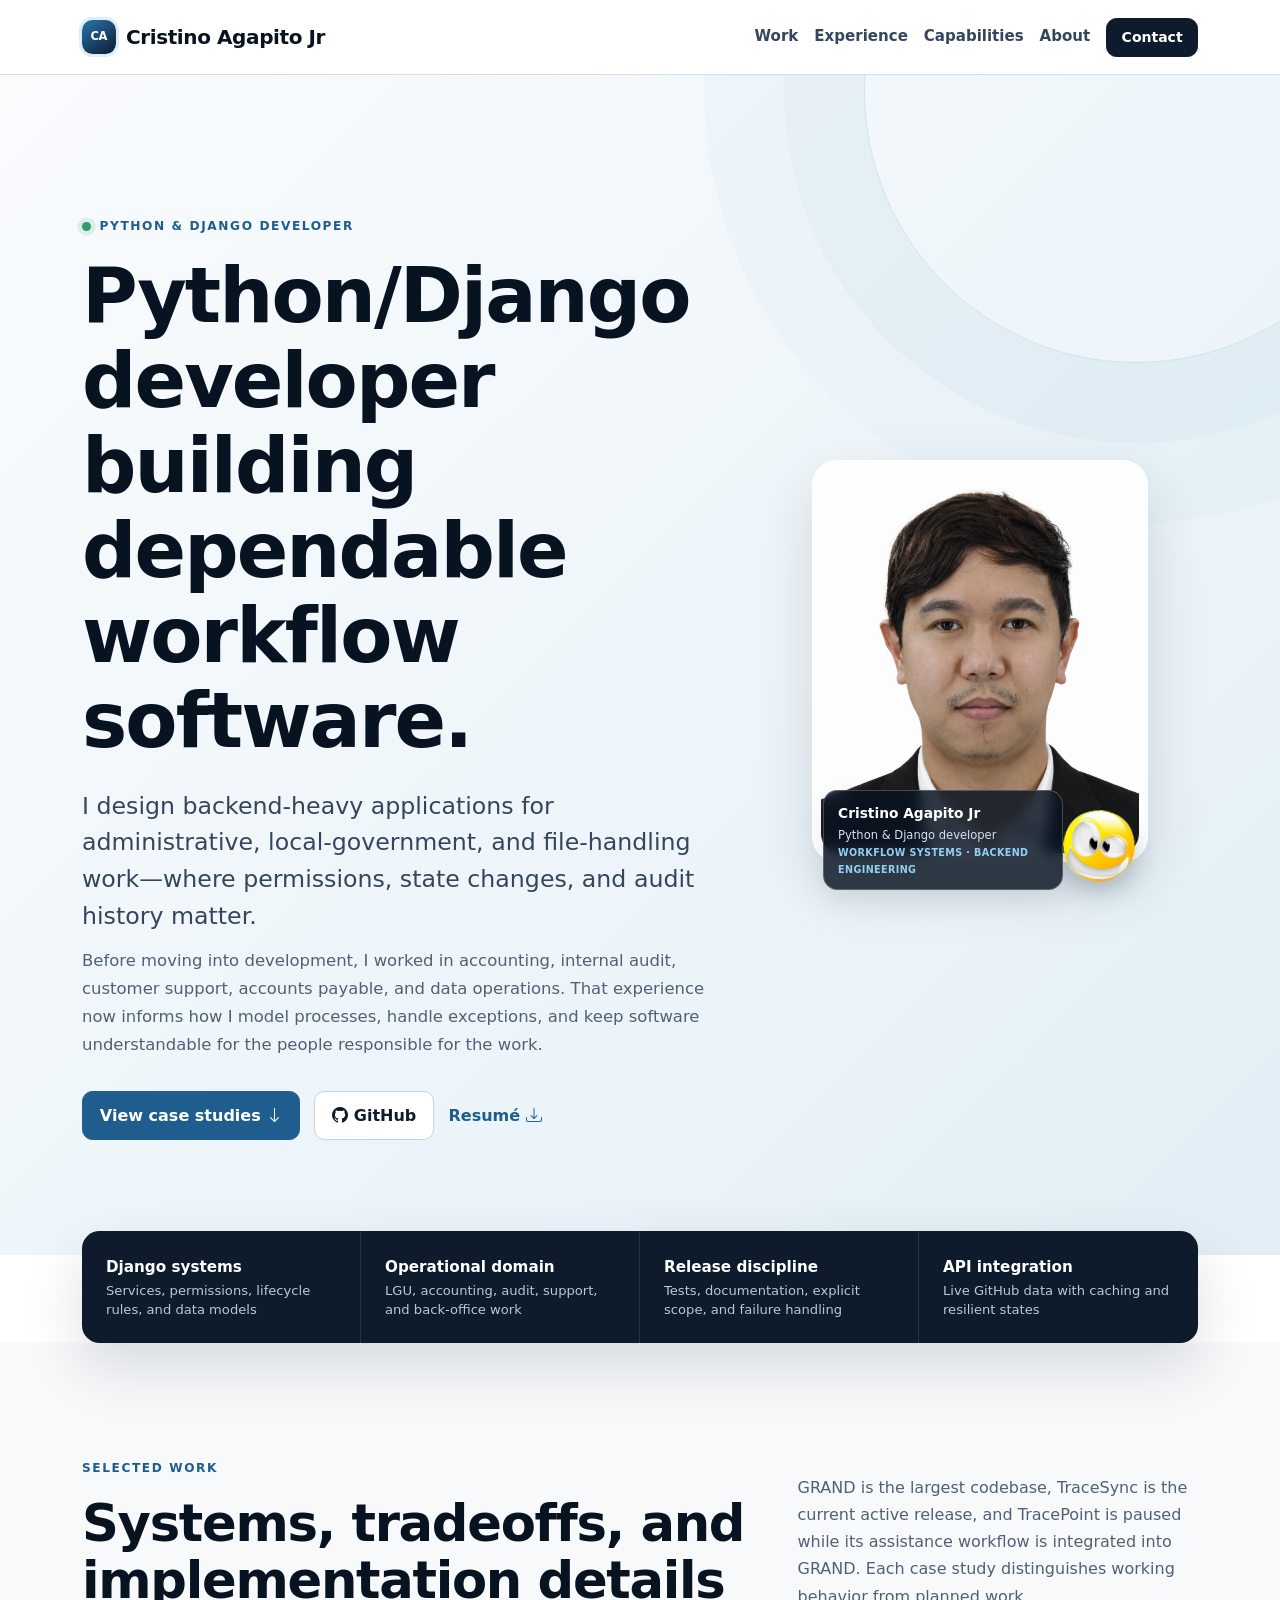
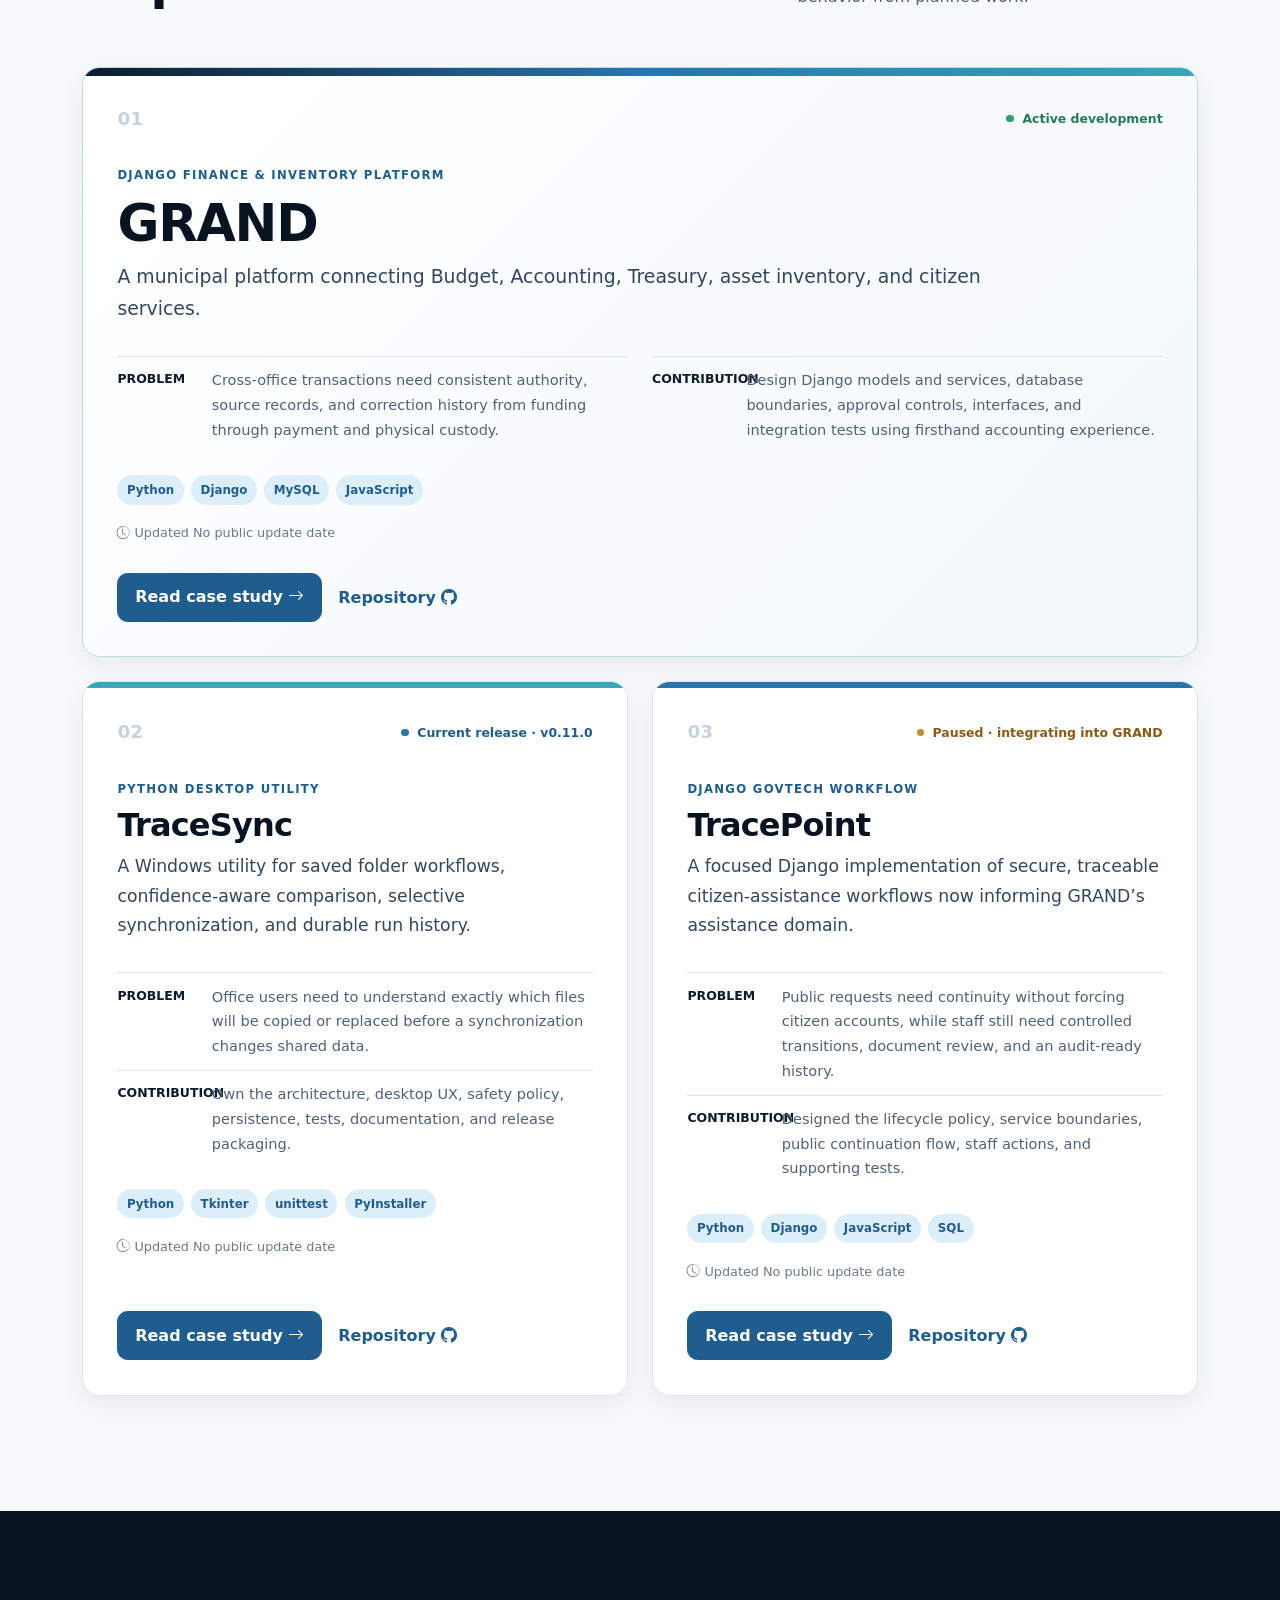
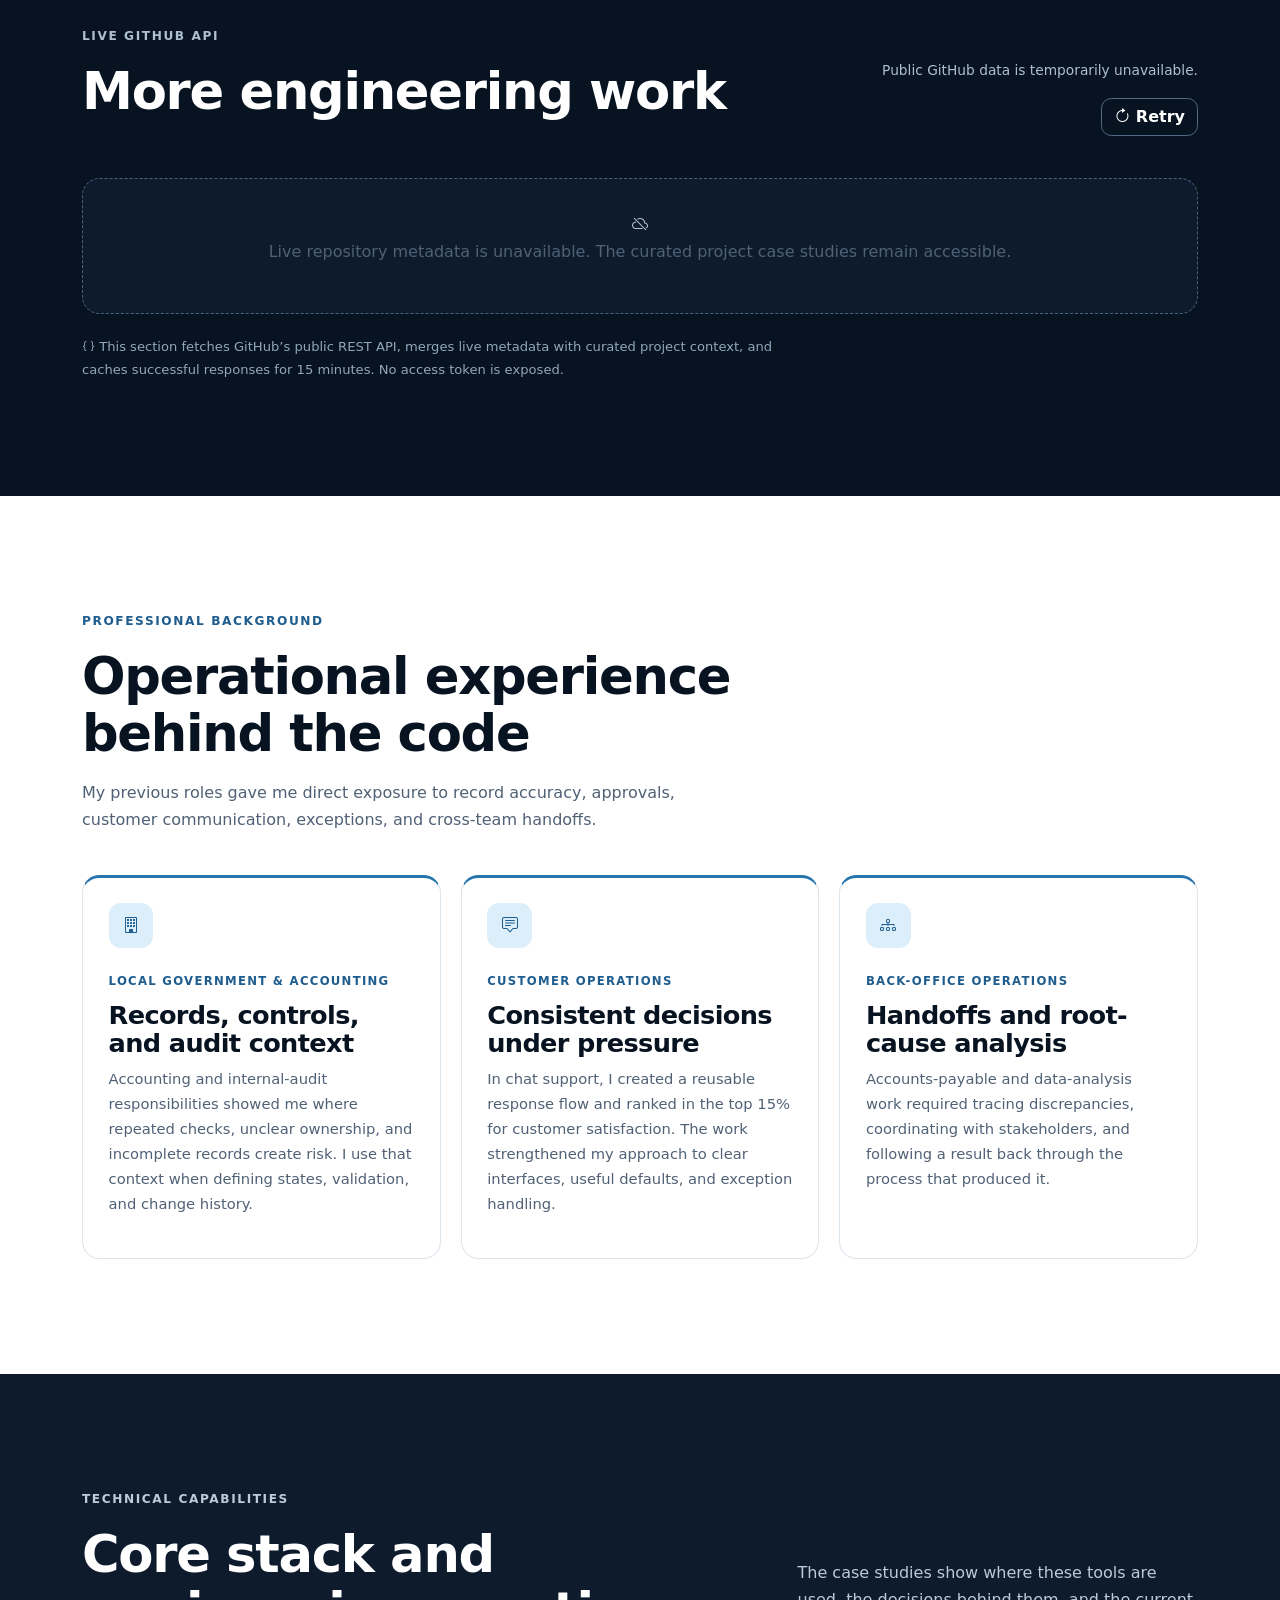
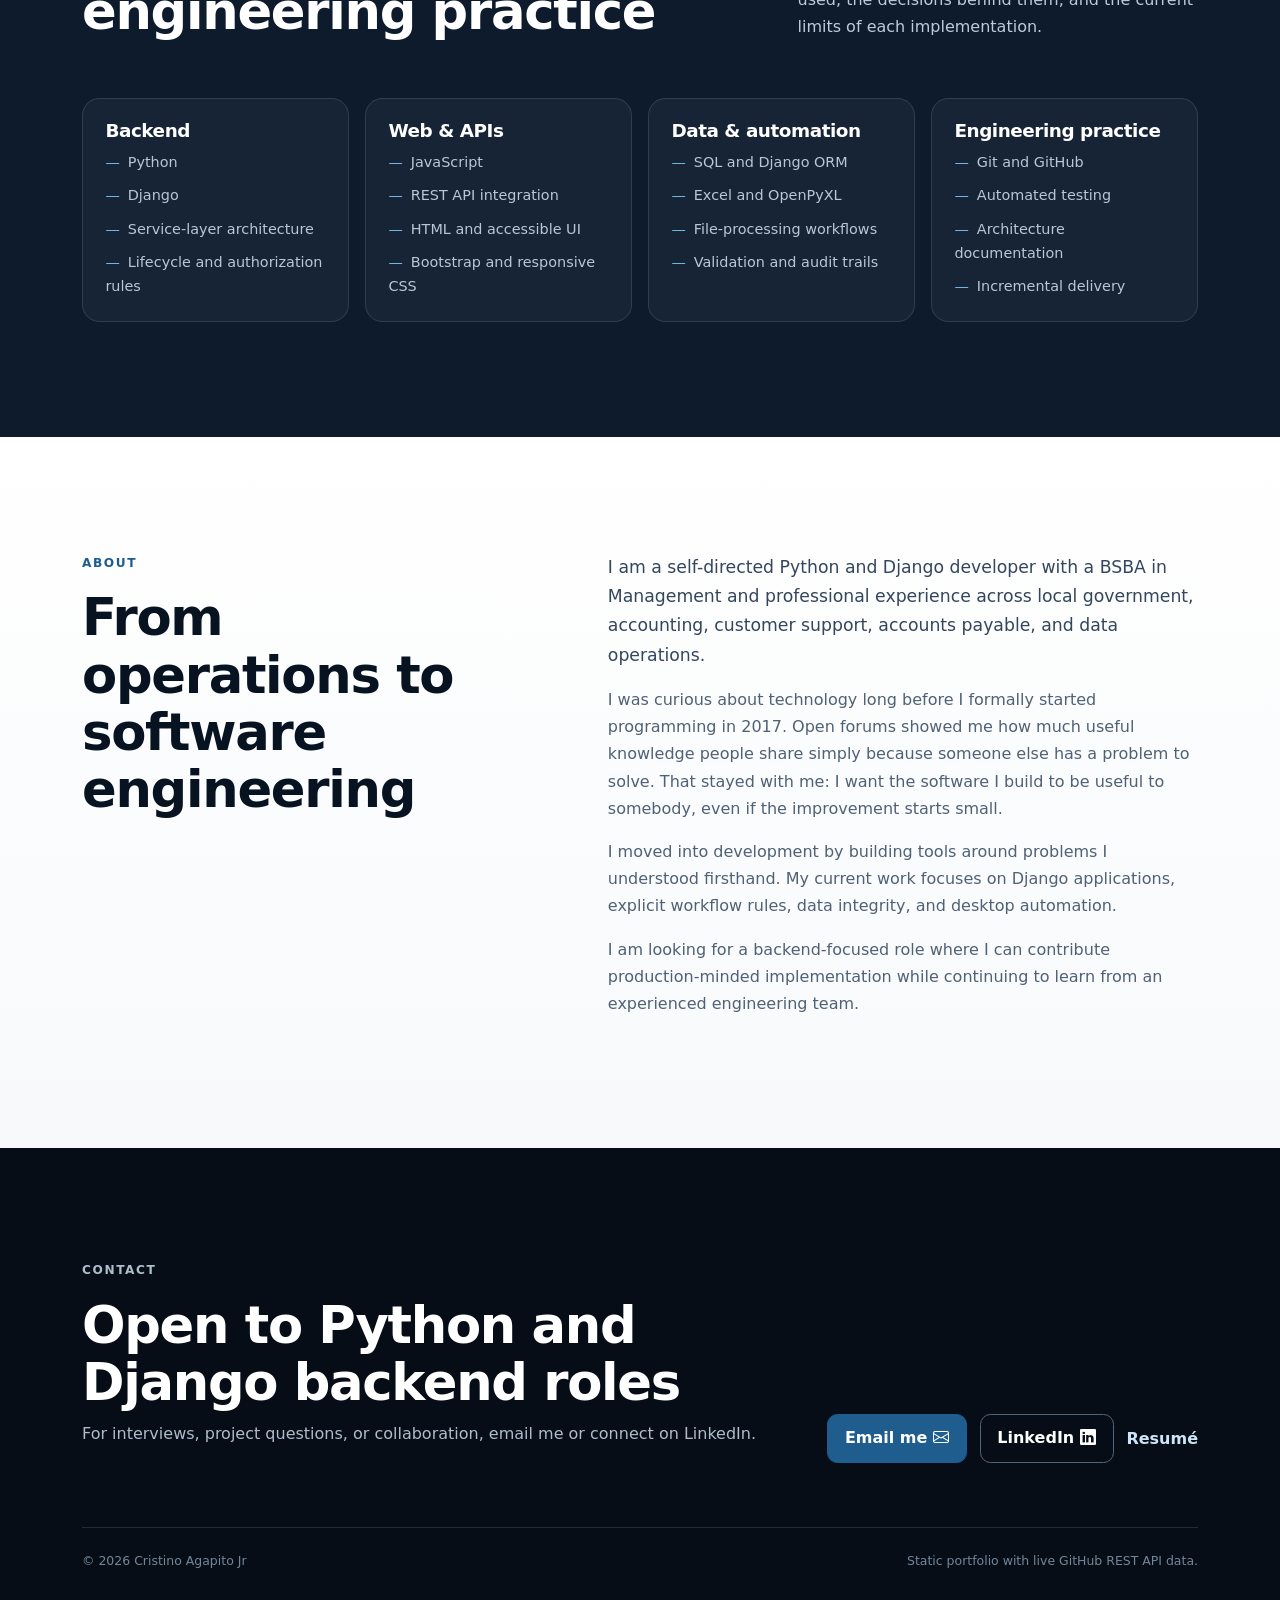
<file: index.html>
<!doctype html>
<html lang="en">
<head>
  <meta charset="utf-8">
  <meta name="viewport" content="width=device-width, initial-scale=1">
  <title>Cristino Agapito Jr | Python &amp; Django Developer</title>
  <meta name="description" content="Python and Django developer building practical workflow software, GovTech systems, desktop utilities, and operational automation.">
  <link rel="canonical" href="https://tepong32.github.io/">
  <meta property="og:type" content="website">
  <meta property="og:title" content="Cristino Agapito Jr | Python &amp; Django Developer">
  <meta property="og:description" content="Operations-aware software development grounded in real administrative workflows.">
  <meta property="og:url" content="https://tepong32.github.io/">
  <meta property="og:image" content="https://tepong32.github.io/assets/img/profile/cristino-agapito-formal.png">
  <meta name="twitter:card" content="summary_large_image">
  <link rel="icon" type="image/png" href="/assets/img/smile.png">
  <link href="https://cdn.jsdelivr.net/npm/bootstrap@5.3.8/dist/css/bootstrap.min.css" rel="stylesheet" integrity="sha384-sRIl4kxILFvY47J16cr9ZwB07vP4J8+LH7qKQnuqkuIAvNWLzeN8tE5YBujZqJLB" crossorigin="anonymous">
  <link rel="stylesheet" href="https://cdn.jsdelivr.net/npm/bootstrap-icons@1.13.1/font/bootstrap-icons.min.css">
  <link rel="stylesheet" href="/portfolio-refresh.css">
  <script type="application/ld+json">{"@context":"https://schema.org","@type":"Person","name":"Cristino Agapito Jr","url":"https://tepong32.github.io/","sameAs":["https://github.com/tepong32","https://linkedin.com/in/cristinoagapitojr"],"jobTitle":"Python and Django Developer","knowsAbout":["Python","Django","REST APIs","JavaScript","SQL","Workflow Automation"]}</script>
</head>
<body data-page="home">
  <a class="skip-link" href="#main-content">Skip to main content</a>
  <header class="site-header sticky-top">
    <nav class="navbar navbar-expand-lg" aria-label="Primary navigation">
      <div class="container">
        <a class="navbar-brand" href="/#home" aria-label="Cristino Agapito Jr, home"><span class="brand-mark" aria-hidden="true">CA</span><span>Cristino Agapito Jr</span></a>
        <button class="navbar-toggler" type="button" data-bs-toggle="collapse" data-bs-target="#mainNav" aria-controls="mainNav" aria-expanded="false" aria-label="Toggle navigation"><span class="navbar-toggler-icon"></span></button>
        <div class="collapse navbar-collapse" id="mainNav"><ul class="navbar-nav ms-auto align-items-lg-center"><li class="nav-item"><a class="nav-link" href="#work">Work</a></li><li class="nav-item"><a class="nav-link" href="#experience">Experience</a></li><li class="nav-item"><a class="nav-link" href="#capabilities">Capabilities</a></li><li class="nav-item"><a class="nav-link" href="#about">About</a></li><li class="nav-item ms-lg-2"><a class="btn btn-sm nav-cta" href="#contact">Contact</a></li></ul></div>
      </div>
    </nav>
  </header>

  <main id="main-content">
    <section id="home" class="hero-section">
      <div class="container"><div class="row align-items-center g-5">
        <div class="col-lg-7">
          <p class="eyebrow"><span class="status-dot" aria-hidden="true"></span> Python &amp; Django Developer</p>
          <h1>Python/Django developer building dependable workflow software.</h1>
          <p class="hero-lead">I design backend-heavy applications for administrative, local-government, and file-handling work—where permissions, state changes, and audit history matter.</p>
          <p class="hero-summary">Before moving into development, I worked in accounting, internal audit, customer support, accounts payable, and data operations. That experience now informs how I model processes, handle exceptions, and keep software understandable for the people responsible for the work.</p>
          <div class="cta-group" aria-label="Primary actions"><a class="btn cta-primary" href="#work">View case studies <i class="bi bi-arrow-down" aria-hidden="true"></i></a><a class="btn cta-secondary" href="https://github.com/tepong32" target="_blank" rel="noopener noreferrer"><i class="bi bi-github" aria-hidden="true"></i> GitHub</a><a class="text-link" href="/assets/cristino-agapito-resume.pdf?v=20261018" download>Resumé <i class="bi bi-download" aria-hidden="true"></i></a></div>
        </div>
        <div class="col-lg-5"><figure class="profile-portrait"><div class="profile-frame"><img class="profile-photo" src="/assets/img/profile/cristino-agapito-formal.png" alt="Formal portrait of Cristino Agapito Jr" width="1106" height="1414"><img class="profile-avatar" src="/assets/img/profile/teppy-avatar.png" alt="" width="512" height="512" aria-hidden="true"></div><figcaption><span class="profile-name">Cristino Agapito Jr</span><span>Python &amp; Django developer</span><small>Workflow systems · backend engineering</small></figcaption></figure></div>
      </div></div>
    </section>

    <section class="proof-strip" aria-label="Professional highlights"><div class="container"><div class="proof-grid"><article><strong>Django systems</strong><span>Services, permissions, lifecycle rules, and data models</span></article><article><strong>Operational domain</strong><span>LGU, accounting, audit, support, and back-office work</span></article><article><strong>Release discipline</strong><span>Tests, documentation, explicit scope, and failure handling</span></article><article><strong>API integration</strong><span>Live GitHub data with caching and resilient states</span></article></div></div></section>

    <section id="work" class="content-section section-surface"><div class="container">
      <header class="section-heading split-heading"><div><p class="eyebrow">Selected work</p><h2>Systems, tradeoffs, and implementation details</h2></div><p>GRAND is the largest codebase, TraceSync is the current active release, and TracePoint is paused while its assistance workflow is integrated into GRAND. Each case study distinguishes working behavior from planned work.</p></header>
      <div id="featured-projects" class="row g-4" aria-live="polite"></div>
    </div></section>

    <section id="github-projects" class="content-section api-section"><div class="container"><div class="api-shell">
      <header class="section-heading split-heading"><div><p class="eyebrow">Live GitHub API</p><h2>More engineering work</h2></div><div class="api-controls"><p id="repo-status" class="api-status" role="status" aria-live="polite">Loading public repository data…</p><button id="repo-retry" class="btn retry-button" type="button" hidden><i class="bi bi-arrow-clockwise" aria-hidden="true"></i> Retry</button></div></header>
      <div id="repo-feed" class="repo-grid" aria-live="polite" aria-busy="true"><div class="repo-card skeleton-block" aria-hidden="true"></div><div class="repo-card skeleton-block" aria-hidden="true"></div><div class="repo-card skeleton-block" aria-hidden="true"></div></div>
      <p class="api-note"><i class="bi bi-braces" aria-hidden="true"></i> This section fetches GitHub’s public REST API, merges live metadata with curated project context, and caches successful responses for 15 minutes. No access token is exposed.</p>
    </div></div></section>

    <section id="experience" class="content-section"><div class="container">
      <header class="section-heading"><p class="eyebrow">Professional background</p><h2>Operational experience behind the code</h2><p>My previous roles gave me direct exposure to record accuracy, approvals, customer communication, exceptions, and cross-team handoffs.</p></header>
      <div class="experience-grid">
        <article class="experience-card"><span class="experience-icon"><i class="bi bi-building" aria-hidden="true"></i></span><p class="card-label">Local government &amp; accounting</p><h3>Records, controls, and audit context</h3><p>Accounting and internal-audit responsibilities showed me where repeated checks, unclear ownership, and incomplete records create risk. I use that context when defining states, validation, and change history.</p></article>
        <article class="experience-card"><span class="experience-icon"><i class="bi bi-chat-square-text" aria-hidden="true"></i></span><p class="card-label">Customer operations</p><h3>Consistent decisions under pressure</h3><p>In chat support, I created a reusable response flow and ranked in the top 15% for customer satisfaction. The work strengthened my approach to clear interfaces, useful defaults, and exception handling.</p></article>
        <article class="experience-card"><span class="experience-icon"><i class="bi bi-diagram-3" aria-hidden="true"></i></span><p class="card-label">Back-office operations</p><h3>Handoffs and root-cause analysis</h3><p>Accounts-payable and data-analysis work required tracing discrepancies, coordinating with stakeholders, and following a result back through the process that produced it.</p></article>
      </div>
    </div></section>

    <section id="capabilities" class="content-section section-dark"><div class="container">
      <header class="section-heading split-heading"><div><p class="eyebrow">Technical capabilities</p><h2>Core stack and engineering practice</h2></div><p>The case studies show where these tools are used, the decisions behind them, and the current limits of each implementation.</p></header>
      <div class="capability-grid"><article><h3>Backend</h3><ul><li>Python</li><li>Django</li><li>Service-layer architecture</li><li>Lifecycle and authorization rules</li></ul></article><article><h3>Web &amp; APIs</h3><ul><li>JavaScript</li><li>REST API integration</li><li>HTML and accessible UI</li><li>Bootstrap and responsive CSS</li></ul></article><article><h3>Data &amp; automation</h3><ul><li>SQL and Django ORM</li><li>Excel and OpenPyXL</li><li>File-processing workflows</li><li>Validation and audit trails</li></ul></article><article><h3>Engineering practice</h3><ul><li>Git and GitHub</li><li>Automated testing</li><li>Architecture documentation</li><li>Incremental delivery</li></ul></article></div>
    </div></section>

    <section id="about" class="content-section about-section"><div class="container"><div class="about-grid"><div><p class="eyebrow">About</p><h2>From operations to software engineering</h2></div><div class="about-copy"><p>I am a self-directed Python and Django developer with a BSBA in Management and professional experience across local government, accounting, customer support, accounts payable, and data operations.</p><p>I was curious about technology long before I formally started programming in 2017. Open forums showed me how much useful knowledge people share simply because someone else has a problem to solve. That stayed with me: I want the software I build to be useful to somebody, even if the improvement starts small.</p><p>I moved into development by building tools around problems I understood firsthand. My current work focuses on Django applications, explicit workflow rules, data integrity, and desktop automation.</p><p>I am looking for a backend-focused role where I can contribute production-minded implementation while continuing to learn from an experienced engineering team.</p></div></div></div></section>
  </main>

  <footer id="contact" class="site-footer"><div class="container"><div class="footer-grid"><div><p class="eyebrow">Contact</p><h2>Open to Python and Django backend roles</h2><p>For interviews, project questions, or collaboration, email me or connect on LinkedIn.</p></div><div class="footer-actions"><a class="btn cta-primary" href="mailto:cristinoagapitojr@gmail.com">Email me <i class="bi bi-envelope" aria-hidden="true"></i></a><a class="btn cta-secondary light" href="https://linkedin.com/in/cristinoagapitojr" target="_blank" rel="noopener noreferrer">LinkedIn <i class="bi bi-linkedin" aria-hidden="true"></i></a><a class="text-link light" href="/assets/cristino-agapito-resume.pdf?v=20261018" download>Resumé</a></div></div><div class="footer-bottom"><span>© <span data-current-year></span> Cristino Agapito Jr</span><span>Static portfolio with live GitHub REST API data.</span></div></div></footer>
  <script src="https://cdn.jsdelivr.net/npm/bootstrap@5.3.8/dist/js/bootstrap.bundle.min.js" integrity="sha384-FKyoEForCGlyvwx9Hj09JcYn3nv7wiPVlz7YYwJrWVcXK/BmnVDxM+D2scQbITxI" crossorigin="anonymous"></script><script src="/js/project-config.js"></script><script src="/js/github-api.js"></script><script src="/js/site.js"></script>
</body>
</html>
</file>
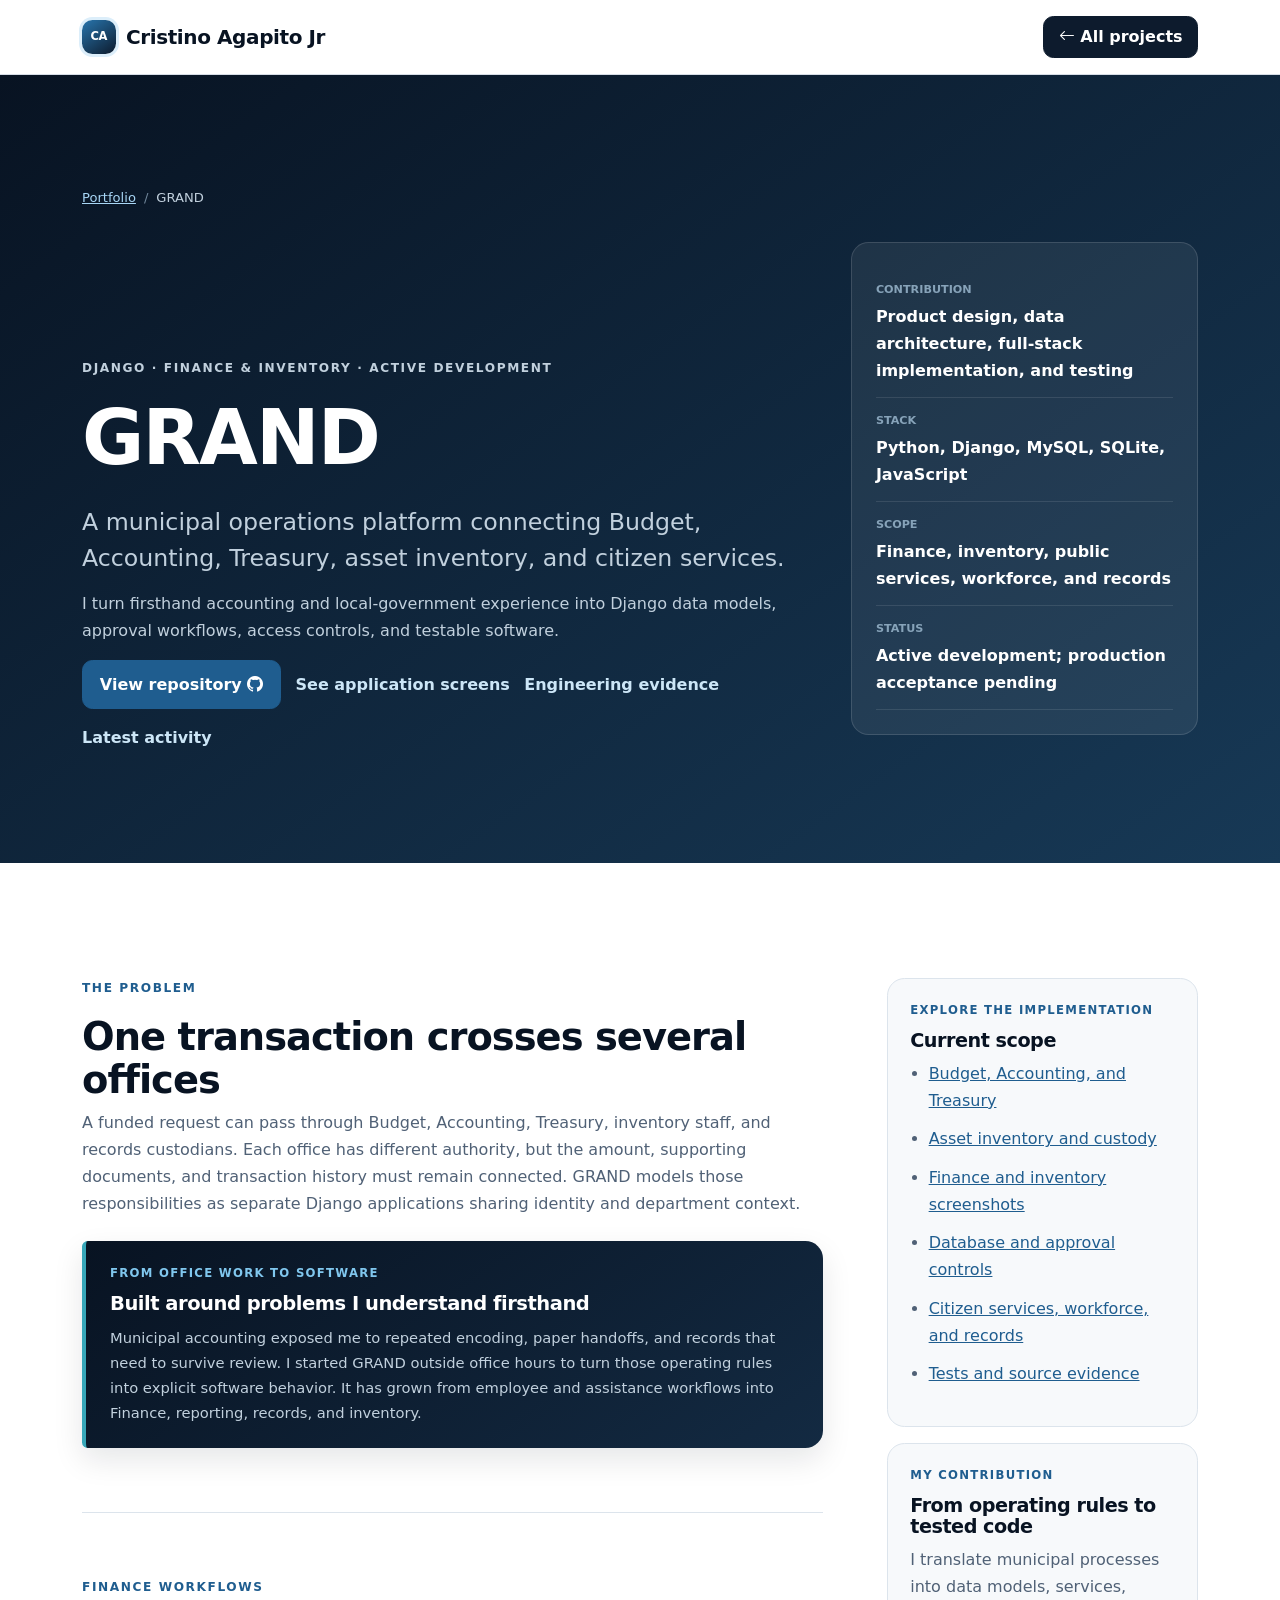
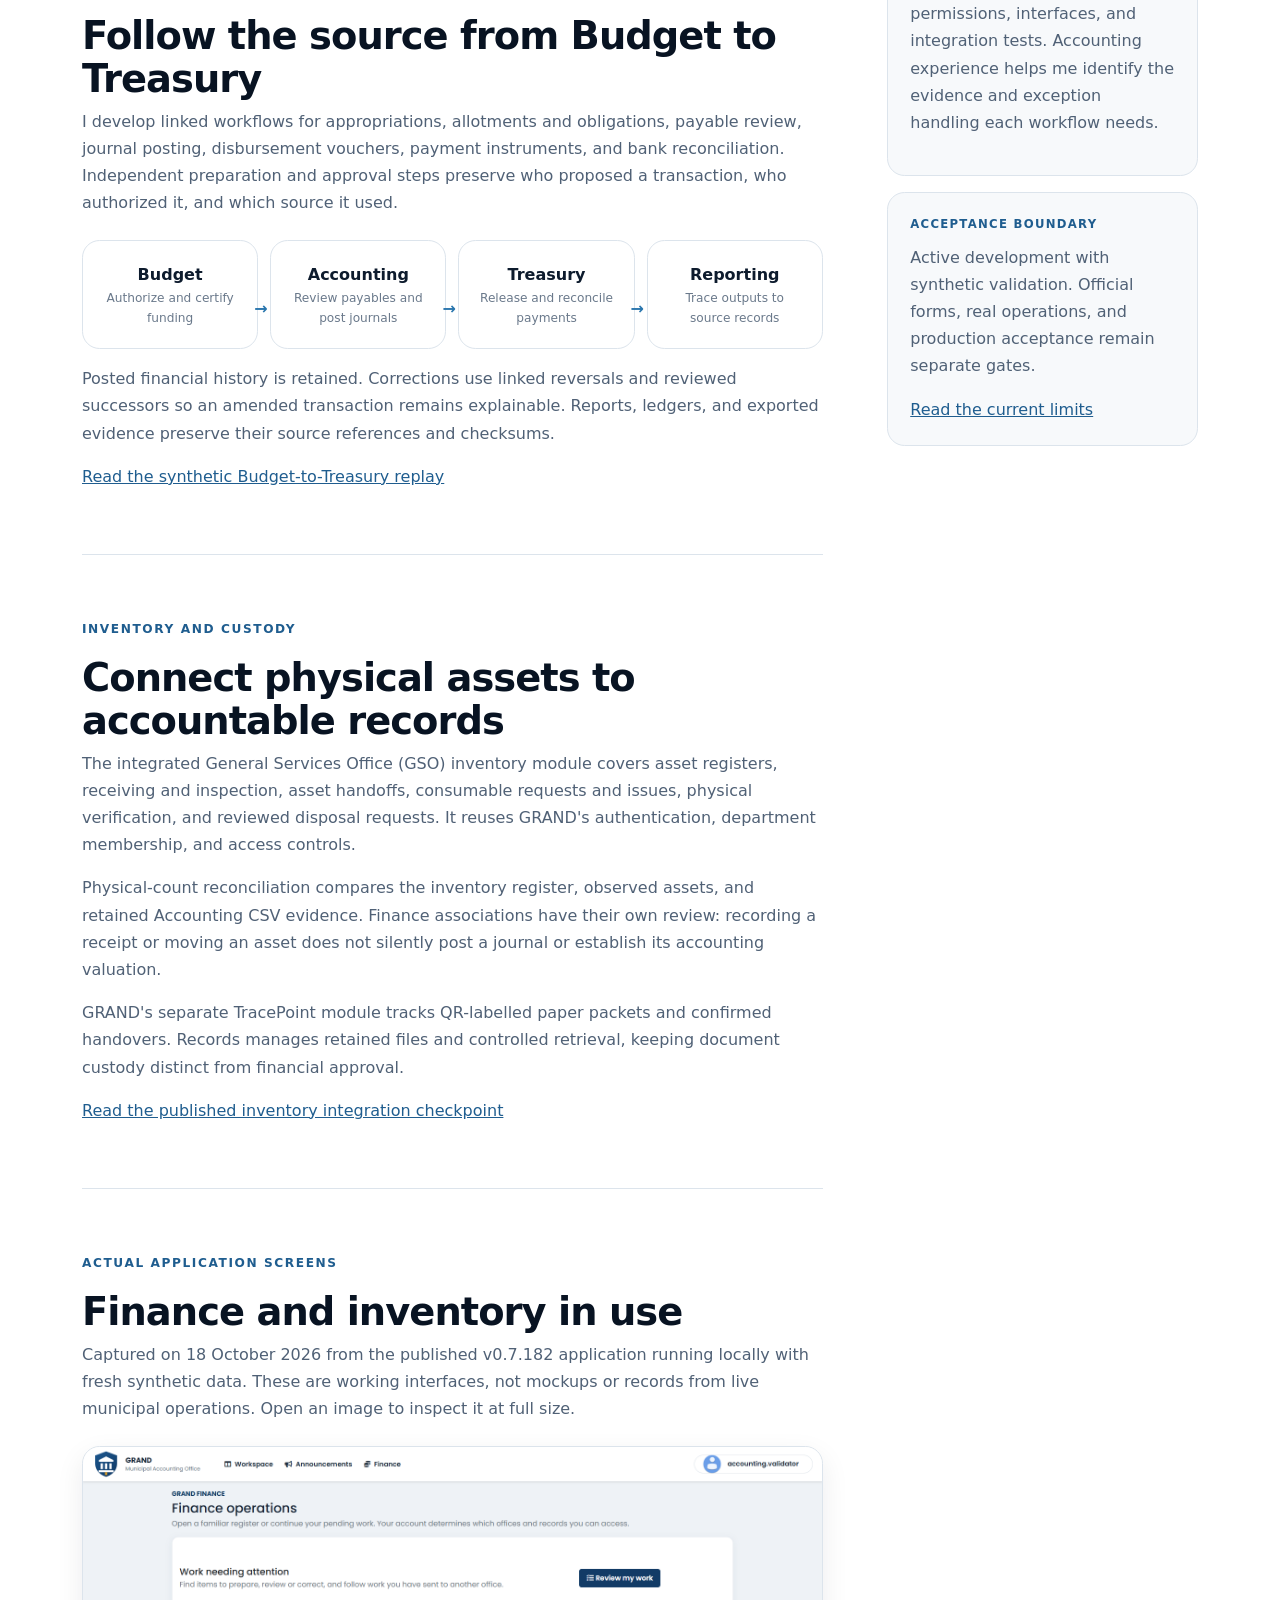
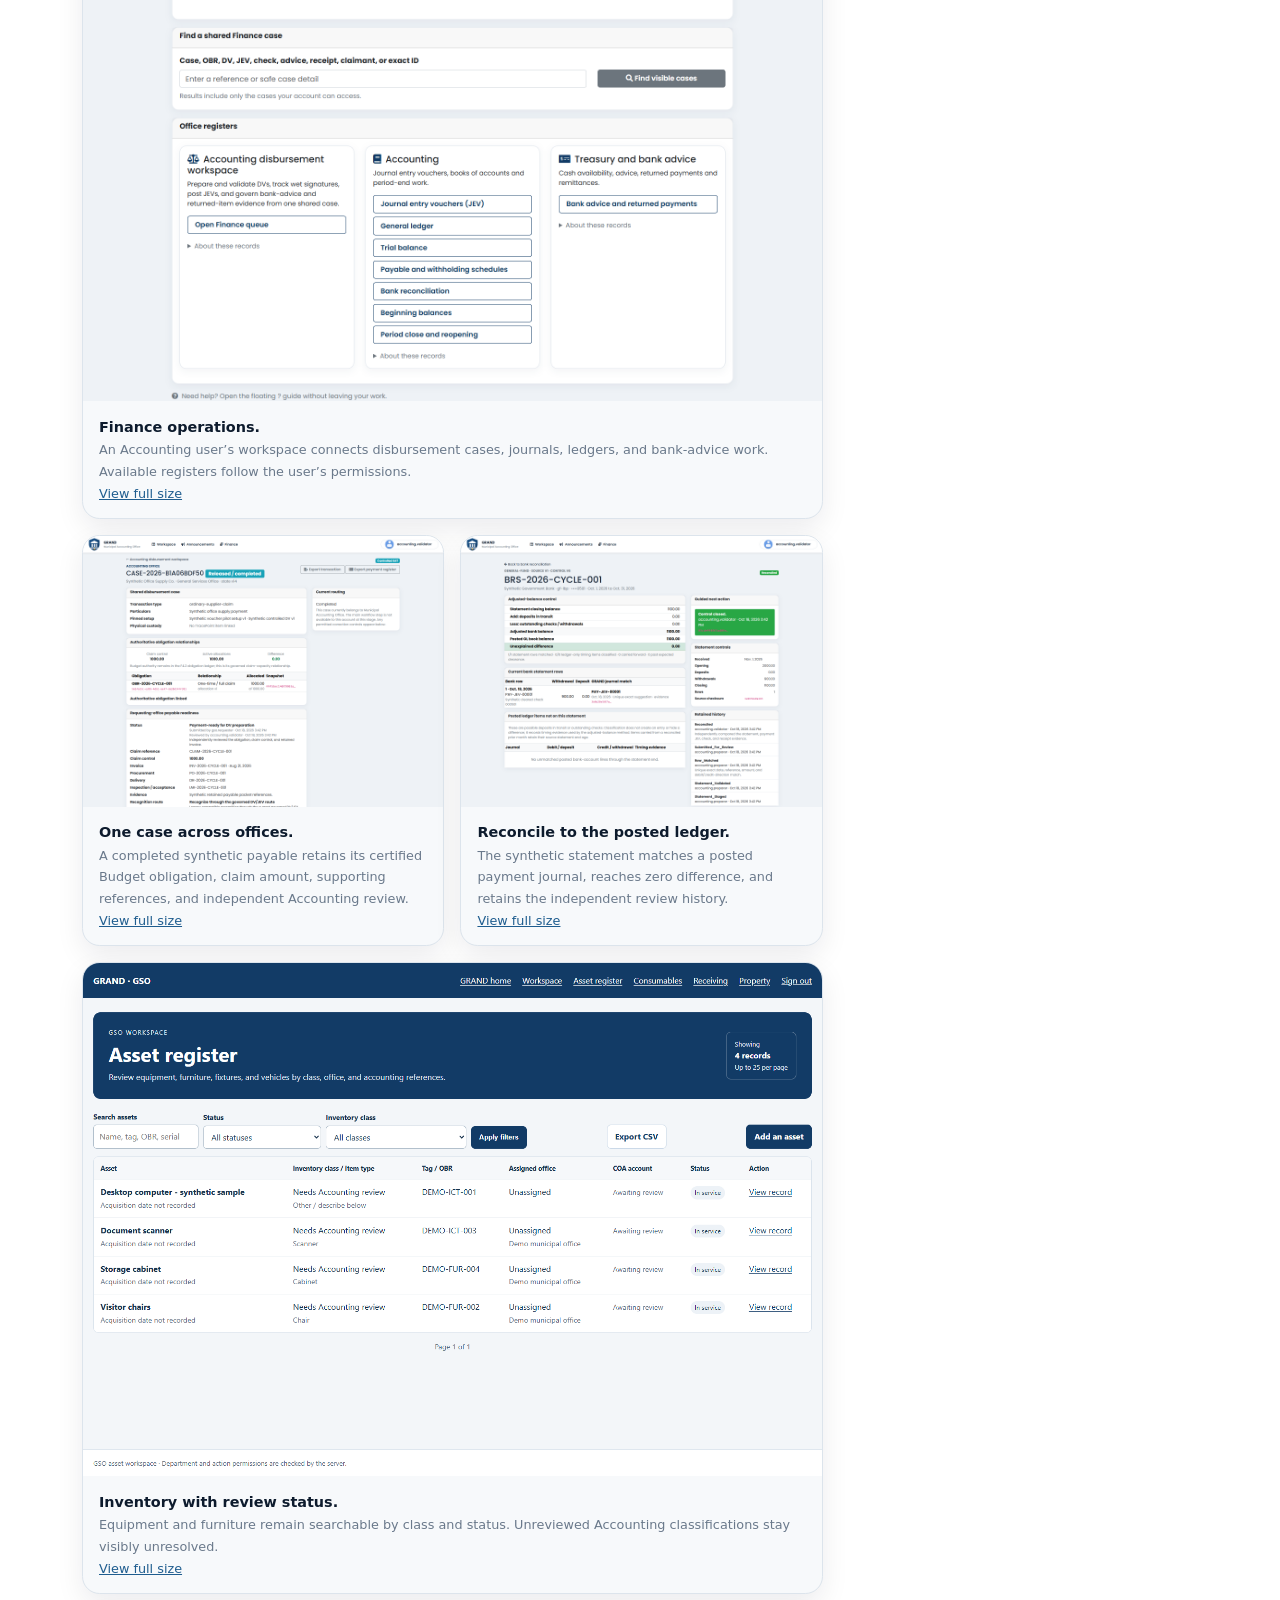
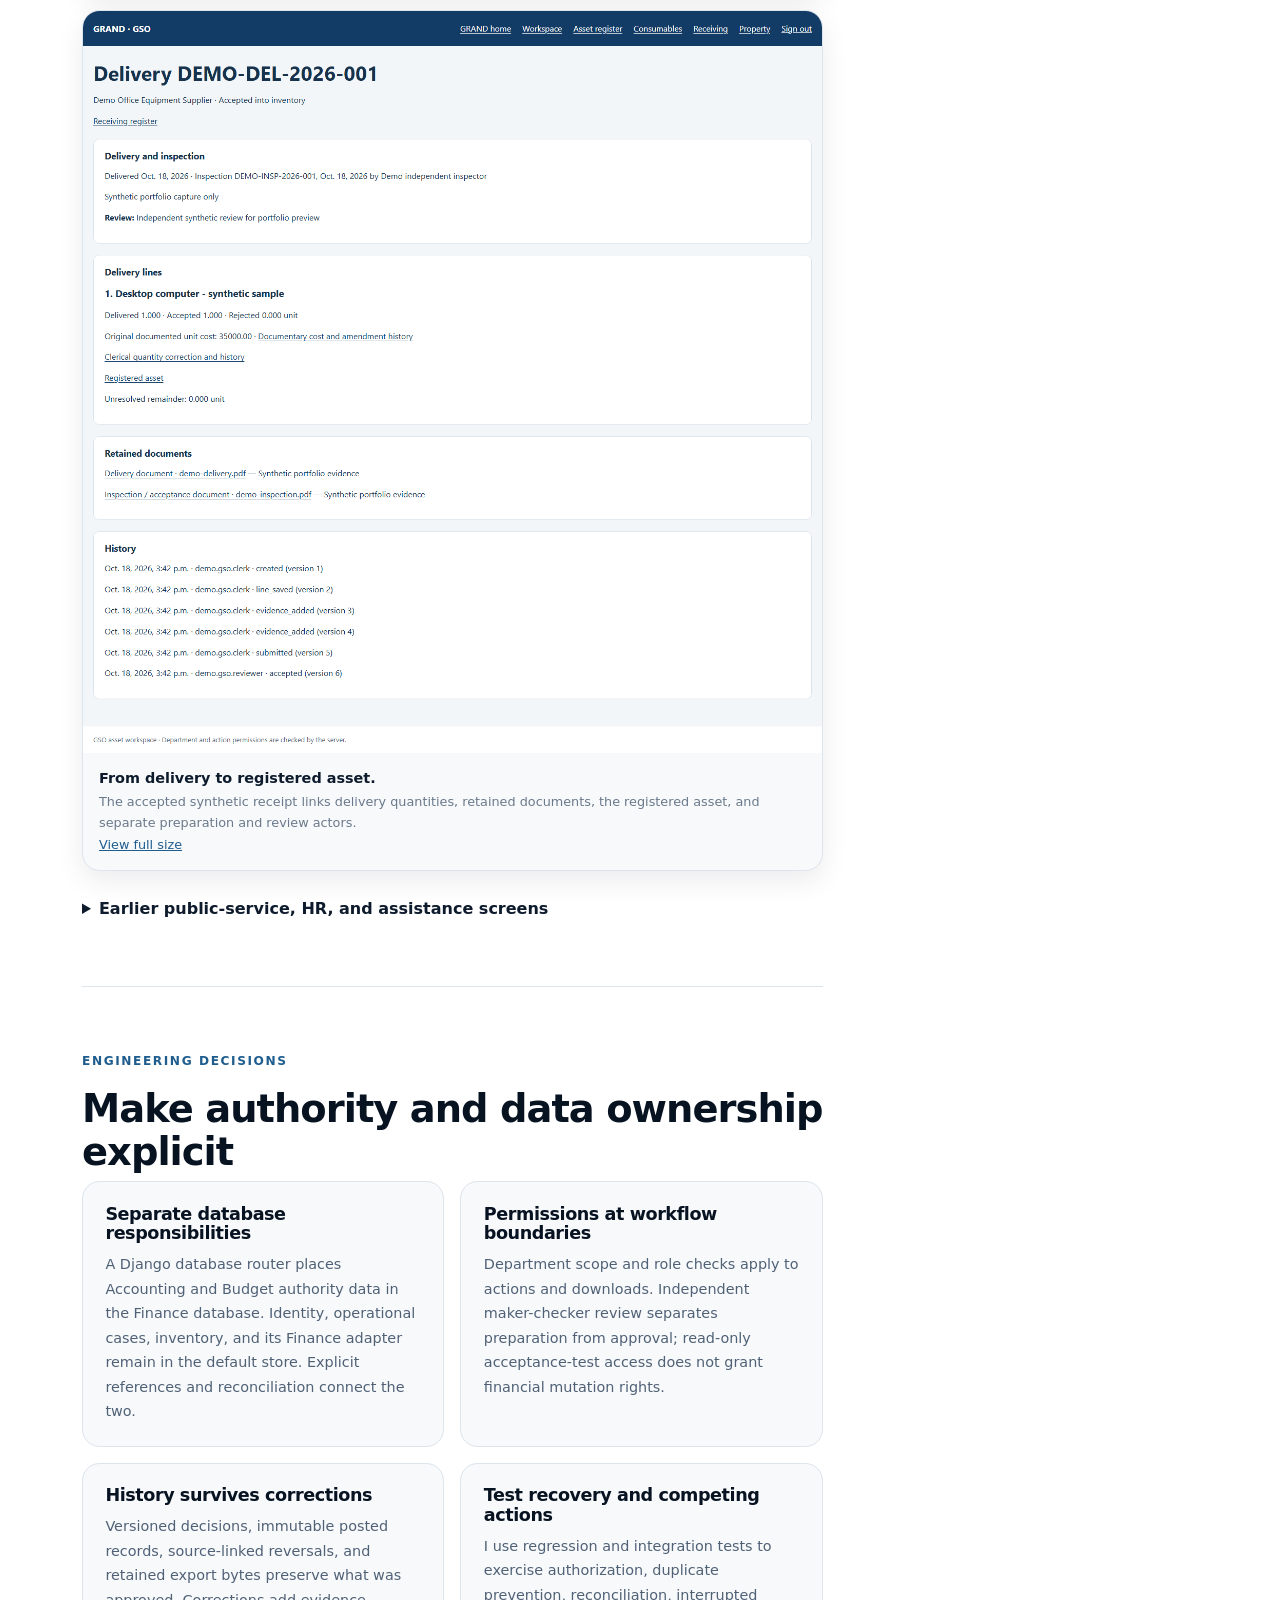
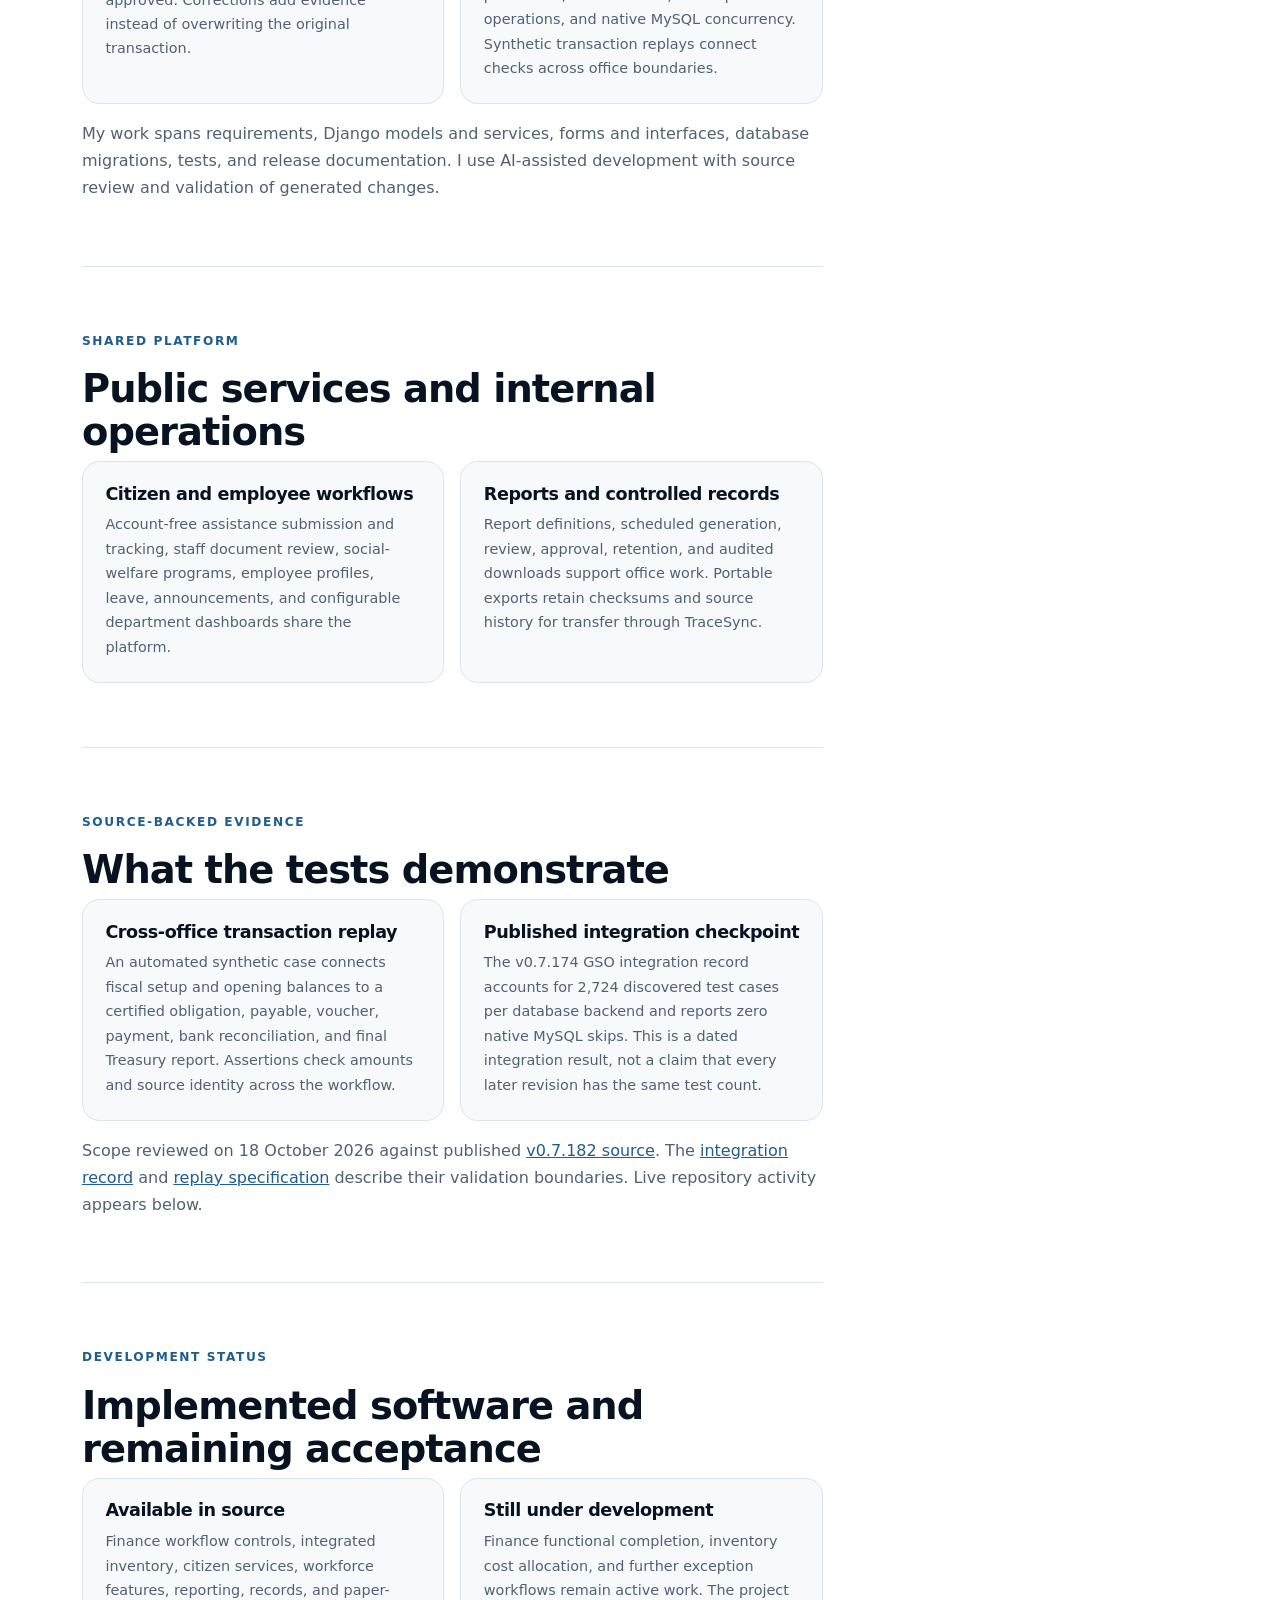
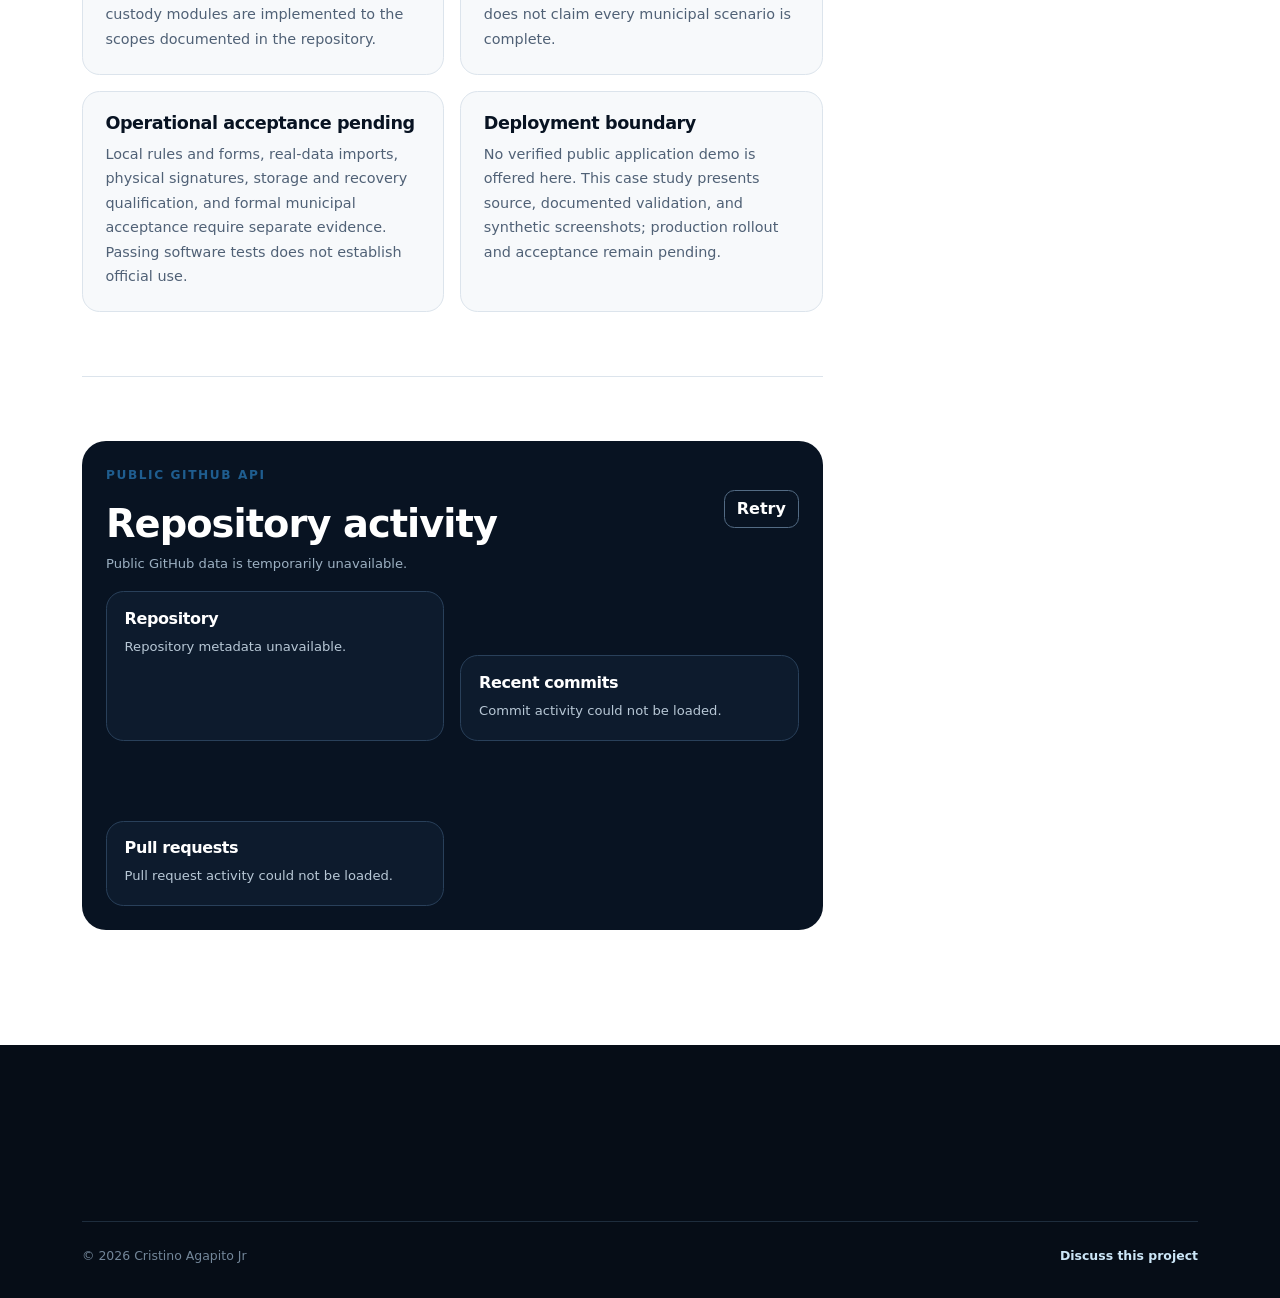
<file: projects/grand/index.html>
<!doctype html>
<html lang="en">
<head>
  <meta charset="utf-8">
  <meta name="viewport" content="width=device-width,initial-scale=1">
  <title>GRAND Finance and Inventory Case Study | Cristino Agapito Jr</title>
  <meta name="description" content="A Django municipal platform connecting Finance, asset inventory, citizen services and records. Explore database boundaries, approvals, audit history and integration testing.">
  <link rel="canonical" href="https://tepong32.github.io/projects/grand/">
  <meta property="og:title" content="GRAND | Django Finance and Inventory Platform">
  <meta property="og:description" content="Cristino Agapito Jr's municipal workflow platform: Budget, Accounting, Treasury, inventory and public services, with source-backed engineering evidence.">
  <link rel="icon" href="/assets/img/smile.png">
  <link href="https://cdn.jsdelivr.net/npm/bootstrap@5.3.8/dist/css/bootstrap.min.css" rel="stylesheet">
  <link rel="stylesheet" href="https://cdn.jsdelivr.net/npm/bootstrap-icons@1.13.1/font/bootstrap-icons.min.css">
  <link rel="stylesheet" href="/portfolio-refresh.css">
  <link rel="stylesheet" href="/projects/grand/grand-gallery.css?v=20261018">
</head>
<body data-page="project" data-project-repo="grand">
<a class="skip-link" href="#main-content">Skip to main content</a>
<header class="site-header sticky-top"><nav class="navbar" aria-label="Project navigation"><div class="container">
  <a class="navbar-brand" href="/"><span class="brand-mark">CA</span><span>Cristino Agapito Jr</span></a>
  <a class="btn nav-cta" href="/#work"><i class="bi bi-arrow-left" aria-hidden="true"></i> All projects</a>
</div></nav></header>
<main id="main-content">
<section class="project-hero"><div class="container">
  <ol class="breadcrumb-list"><li><a href="/">Portfolio</a></li><li>GRAND</li></ol>
  <div class="project-hero-grid"><div>
    <p class="eyebrow">Django · Finance &amp; inventory · Active development</p>
    <h1>GRAND</h1>
    <p class="hero-lead">A municipal operations platform connecting Budget, Accounting, Treasury, asset inventory, and citizen services.</p>
    <p>I turn firsthand accounting and local-government experience into Django data models, approval workflows, access controls, and testable software.</p>
    <div class="cta-group">
      <a class="btn cta-primary" href="https://github.com/tepong32/grand" target="_blank" rel="noopener noreferrer">View repository <i class="bi bi-github" aria-hidden="true"></i></a>
      <a class="text-link light" href="#walkthrough">See application screens</a>
      <a class="text-link light" href="#engineering-evidence">Engineering evidence</a>
      <a class="text-link light" href="#activity">Latest activity</a>
    </div>
  </div><dl class="project-facts">
    <div><dt>Contribution</dt><dd>Product design, data architecture, full-stack implementation, and testing</dd></div>
    <div><dt>Stack</dt><dd>Python, Django, MySQL, SQLite, JavaScript</dd></div>
    <div><dt>Scope</dt><dd>Finance, inventory, public services, workforce, and records</dd></div>
    <div><dt>Status</dt><dd>Active development; production acceptance pending</dd></div>
  </dl></div>
</div></section>
<section class="content-section"><div class="container"><div class="case-grid"><div class="case-copy">

<section id="scope">
  <p class="eyebrow">The problem</p><h2>One transaction crosses several offices</h2>
  <p>A funded request can pass through Budget, Accounting, Treasury, inventory staff, and records custodians. Each office has different authority, but the amount, supporting documents, and transaction history must remain connected. GRAND models those responsibilities as separate Django applications sharing identity and department context.</p>
  <aside class="story-panel"><p class="card-label">From office work to software</p><h3>Built around problems I understand firsthand</h3>
    <p>Municipal accounting exposed me to repeated encoding, paper handoffs, and records that need to survive review. I started GRAND outside office hours to turn those operating rules into explicit software behavior. It has grown from employee and assistance workflows into Finance, reporting, records, and inventory.</p>
  </aside>
</section>

<section id="finance">
  <p class="eyebrow">Finance workflows</p><h2>Follow the source from Budget to Treasury</h2>
  <p>I develop linked workflows for appropriations, allotments and obligations, payable review, journal posting, disbursement vouchers, payment instruments, and bank reconciliation. Independent preparation and approval steps preserve who proposed a transaction, who authorized it, and which source it used.</p>
  <div class="workflow-visual" aria-label="Simplified Finance workflow">
    <div class="workflow-step"><strong>Budget</strong><span>Authorize and certify funding</span></div>
    <div class="workflow-step"><strong>Accounting</strong><span>Review payables and post journals</span></div>
    <div class="workflow-step"><strong>Treasury</strong><span>Release and reconcile payments</span></div>
    <div class="workflow-step"><strong>Reporting</strong><span>Trace outputs to source records</span></div>
  </div>
  <p class="mt-3">Posted financial history is retained. Corrections use linked reversals and reviewed successors so an amended transaction remains explainable. Reports, ledgers, and exported evidence preserve their source references and checksums.</p>
  <p><a href="https://github.com/tepong32/grand/blob/4e60e996f64c7c16fc39a4b5966e62b6b8e2cebf/docs/FINANCE_CROSS_CYCLE_REPLAY.md">Read the synthetic Budget-to-Treasury replay</a></p>
</section>

<section id="inventory">
  <p class="eyebrow">Inventory and custody</p><h2>Connect physical assets to accountable records</h2>
  <p>The integrated General Services Office (GSO) inventory module covers asset registers, receiving and inspection, asset handoffs, consumable requests and issues, physical verification, and reviewed disposal requests. It reuses GRAND's authentication, department membership, and access controls.</p>
  <p>Physical-count reconciliation compares the inventory register, observed assets, and retained Accounting CSV evidence. Finance associations have their own review: recording a receipt or moving an asset does not silently post a journal or establish its accounting valuation.</p>
  <p>GRAND's separate TracePoint module tracks QR-labelled paper packets and confirmed handovers. Records manages retained files and controlled retrieval, keeping document custody distinct from financial approval.</p>
  <p><a href="https://github.com/tepong32/grand/blob/4e60e996f64c7c16fc39a4b5966e62b6b8e2cebf/docs/GSO_INTEGRATION.md">Read the published inventory integration checkpoint</a></p>
</section>

<section id="walkthrough">
  <p class="eyebrow">Actual application screens</p><h2>Finance and inventory in use</h2>
  <p>Captured on 18 October 2026 from the published v0.7.182 application running locally with fresh synthetic data. These are working interfaces, not mockups or records from live municipal operations. Open an image to inspect it at full size.</p>
  <div class="project-gallery">
  <figure class="product-shot project-gallery-featured">
    <a href="/assets/img/projects/grand/grand-v0.7.182-finance-operations.png" target="_blank" rel="noopener noreferrer" aria-label="Open full-size screenshot: Finance operations"><img src="/assets/img/projects/grand/grand-v0.7.182-finance-operations.png" alt="GRAND Finance operations with Accounting and Treasury registers" width="1600" height="1200" loading="lazy"></a>
    <figcaption><strong>Finance operations.</strong> An Accounting user’s workspace connects disbursement cases, journals, ledgers, and bank-advice work. Available registers follow the user’s permissions. <a href="/assets/img/projects/grand/grand-v0.7.182-finance-operations.png" target="_blank" rel="noopener noreferrer">View full size <span class="visually-hidden">— Finance operations</span></a></figcaption>
  </figure>
  <figure class="product-shot">
    <a href="/assets/img/projects/grand/grand-v0.7.182-finance-case.png" target="_blank" rel="noopener noreferrer" aria-label="Open full-size screenshot: One case across offices"><img src="/assets/img/projects/grand/grand-v0.7.182-finance-case.png" alt="Completed synthetic disbursement case linked to a Budget obligation" width="1600" height="1200" loading="lazy"></a>
    <figcaption><strong>One case across offices.</strong> A completed synthetic payable retains its certified Budget obligation, claim amount, supporting references, and independent Accounting review. <a href="/assets/img/projects/grand/grand-v0.7.182-finance-case.png" target="_blank" rel="noopener noreferrer">View full size <span class="visually-hidden">— One case across offices</span></a></figcaption>
  </figure>
  <figure class="product-shot">
    <a href="/assets/img/projects/grand/grand-v0.7.182-bank-reconciliation.png" target="_blank" rel="noopener noreferrer" aria-label="Open full-size screenshot: Reconcile to the posted ledger"><img src="/assets/img/projects/grand/grand-v0.7.182-bank-reconciliation.png" alt="Synthetic bank reconciliation with a zero difference and retained review history" width="1600" height="1200" loading="lazy"></a>
    <figcaption><strong>Reconcile to the posted ledger.</strong> The synthetic statement matches a posted payment journal, reaches zero difference, and retains the independent review history. <a href="/assets/img/projects/grand/grand-v0.7.182-bank-reconciliation.png" target="_blank" rel="noopener noreferrer">View full size <span class="visually-hidden">— Reconcile to the posted ledger</span></a></figcaption>
  </figure>
  <figure class="product-shot project-gallery-featured">
    <a href="/assets/img/projects/grand/grand-v0.7.182-inventory-register.png" target="_blank" rel="noopener noreferrer" aria-label="Open full-size screenshot: Inventory with review status"><img src="/assets/img/projects/grand/grand-v0.7.182-inventory-register.png" alt="GRAND asset register showing four synthetic equipment and furniture records" width="1440" height="1000" loading="lazy"></a>
    <figcaption><strong>Inventory with review status.</strong> Equipment and furniture remain searchable by class and status. Unreviewed Accounting classifications stay visibly unresolved. <a href="/assets/img/projects/grand/grand-v0.7.182-inventory-register.png" target="_blank" rel="noopener noreferrer">View full size <span class="visually-hidden">— Inventory with review status</span></a></figcaption>
  </figure>
  <figure class="product-shot project-gallery-featured">
    <a href="/assets/img/projects/grand/grand-v0.7.182-receiving-inspection.png" target="_blank" rel="noopener noreferrer" aria-label="Open full-size screenshot: From delivery to registered asset"><img src="/assets/img/projects/grand/grand-v0.7.182-receiving-inspection.png" alt="Synthetic receiving and inspection record with documents and an independent acceptance history" width="1440" height="1445" loading="lazy"></a>
    <figcaption><strong>From delivery to registered asset.</strong> The accepted synthetic receipt links delivery quantities, retained documents, the registered asset, and separate preparation and review actors. <a href="/assets/img/projects/grand/grand-v0.7.182-receiving-inspection.png" target="_blank" rel="noopener noreferrer">View full size <span class="visually-hidden">— From delivery to registered asset</span></a></figcaption>
  </figure>
  </div>
  <details class="historical-captures"><summary>Earlier public-service, HR, and assistance screens</summary>
    <p class="mt-3">These earlier synthetic captures show the platform’s other workspaces. They are retained separately from the current Finance and inventory walkthrough.</p>
<div class="project-gallery"><figure class="product-shot project-gallery-featured"><img src="/assets/img/projects/grand/grand-hr-dashboard.png" alt="GRAND HR dashboard with synthetic team, plantilla, vacancy, and leave metrics" loading="eager"><figcaption><strong>HR workspace.</strong> Workforce metrics, team context, internal notices, and relevant modules share one dashboard.</figcaption></figure><figure class="product-shot"><img src="/assets/img/projects/grand/grand-dynamic-department-dashboard.png" alt="Grand dashboard generated for the Municipal Planning and Development Office" loading="lazy"><figcaption><strong>Configured departments.</strong> The generic dashboard supports newly added departments without a department-specific template.</figcaption></figure><figure class="product-shot"><img src="/assets/img/projects/grand/grand-mswd-operations.png" alt="Grand MSWD staff request queue with filters and request status" loading="lazy"><figcaption><strong>Assistance queue.</strong> MSWD staff filter requests, review status, and open the next work item.</figcaption></figure><figure class="product-shot"><img src="/assets/img/projects/grand/grand-public-services.png" alt="Grand public portal showing six municipal service entry points" loading="lazy"><figcaption><strong>Public service directory.</strong> Residents can find assistance, tracking, announcements, offices, and contact information.</figcaption></figure><figure class="product-shot"><img src="/assets/img/projects/grand/grand-assistance-portal.png" alt="Grand public assistance portal with new-request and secure tracking actions" loading="lazy"><figcaption><strong>Account-free assistance.</strong> Public users can submit and securely track a request without creating an account.</figcaption></figure></div>
  </details>
</section>

<section id="engineering">
  <p class="eyebrow">Engineering decisions</p><h2>Make authority and data ownership explicit</h2>
  <div class="decision-grid">
    <article class="decision-card"><h3>Separate database responsibilities</h3><p>A Django database router places Accounting and Budget authority data in the Finance database. Identity, operational cases, inventory, and its Finance adapter remain in the default store. Explicit references and reconciliation connect the two.</p></article>
    <article class="decision-card"><h3>Permissions at workflow boundaries</h3><p>Department scope and role checks apply to actions and downloads. Independent maker-checker review separates preparation from approval; read-only acceptance-test access does not grant financial mutation rights.</p></article>
    <article class="decision-card"><h3>History survives corrections</h3><p>Versioned decisions, immutable posted records, source-linked reversals, and retained export bytes preserve what was approved. Corrections add evidence instead of overwriting the original transaction.</p></article>
    <article class="decision-card"><h3>Test recovery and competing actions</h3><p>I use regression and integration tests to exercise authorization, duplicate prevention, reconciliation, interrupted operations, and native MySQL concurrency. Synthetic transaction replays connect checks across office boundaries.</p></article>
  </div>
  <p class="mt-3">My work spans requirements, Django models and services, forms and interfaces, database migrations, tests, and release documentation. I use AI-assisted development with source review and validation of generated changes.</p>
</section>

<section id="platform">
  <p class="eyebrow">Shared platform</p><h2>Public services and internal operations</h2>
  <div class="quality-grid">
    <article class="quality-card"><h3>Citizen and employee workflows</h3><p>Account-free assistance submission and tracking, staff document review, social-welfare programs, employee profiles, leave, announcements, and configurable department dashboards share the platform.</p></article>
    <article class="quality-card"><h3>Reports and controlled records</h3><p>Report definitions, scheduled generation, review, approval, retention, and audited downloads support office work. Portable exports retain checksums and source history for transfer through TraceSync.</p></article>
  </div>
</section>

<section id="engineering-evidence">
  <p class="eyebrow">Source-backed evidence</p><h2>What the tests demonstrate</h2>
  <div class="quality-grid">
    <article class="quality-card"><h3>Cross-office transaction replay</h3><p>An automated synthetic case connects fiscal setup and opening balances to a certified obligation, payable, voucher, payment, bank reconciliation, and final Treasury report. Assertions check amounts and source identity across the workflow.</p></article>
    <article class="quality-card"><h3>Published integration checkpoint</h3><p>The v0.7.174 GSO integration record accounts for 2,724 discovered test cases per database backend and reports zero native MySQL skips. This is a dated integration result, not a claim that every later revision has the same test count.</p></article>
  </div>
  <p class="mt-3">Scope reviewed on <time datetime="2026-10-18">18 October 2026</time> against published <a href="https://github.com/tepong32/grand/blob/4e60e996f64c7c16fc39a4b5966e62b6b8e2cebf/README.md">v0.7.182 source</a>. The <a href="https://github.com/tepong32/grand/blob/4e60e996f64c7c16fc39a4b5966e62b6b8e2cebf/docs/GSO_INTEGRATION.md">integration record</a> and <a href="https://github.com/tepong32/grand/blob/4e60e996f64c7c16fc39a4b5966e62b6b8e2cebf/docs/FINANCE_CROSS_CYCLE_REPLAY.md">replay specification</a> describe their validation boundaries. Live repository activity appears below.</p>
</section>

<section id="status">
  <p class="eyebrow">Development status</p><h2>Implemented software and remaining acceptance</h2>
  <div class="quality-grid">
    <article class="quality-card"><h3>Available in source</h3><p>Finance workflow controls, integrated inventory, citizen services, workforce features, reporting, records, and paper-custody modules are implemented to the scopes documented in the repository.</p></article>
    <article class="quality-card"><h3>Still under development</h3><p>Finance functional completion, inventory cost allocation, and further exception workflows remain active work. The project does not claim every municipal scenario is complete.</p></article>
    <article class="quality-card"><h3>Operational acceptance pending</h3><p>Local rules and forms, real-data imports, physical signatures, storage and recovery qualification, and formal municipal acceptance require separate evidence. Passing software tests does not establish official use.</p></article>
    <article class="quality-card"><h3>Deployment boundary</h3><p>No verified public application demo is offered here. This case study presents source, documented validation, and synthetic screenshots; production rollout and acceptance remain pending.</p></article>
  </div>
</section>
<section id="activity"><div class="activity-shell"><div class="activity-header"><div><p class="eyebrow">Public GitHub API</p><h2>Repository activity</h2></div><button id="activity-retry" class="btn retry-button" hidden>Retry</button></div><p id="activity-status" class="activity-status" role="status">Loading public GitHub activity…</p><div class="activity-grid mt-3"><section class="activity-panel"><h3>Repository</h3><ul id="activity-metadata" class="activity-list"><li>Loading…</li></ul></section><section class="activity-panel"><h3>Recent commits</h3><ul id="activity-commits" class="activity-list"><li>Loading…</li></ul></section><section class="activity-panel"><h3>Pull requests</h3><ul id="activity-pulls" class="activity-list"><li>Loading…</li></ul></section></div></div></section>

</div><aside class="case-sidebar">
  <section class="sidebar-card"><p class="card-label">Explore the implementation</p><h2>Current scope</h2><ul class="feature-list">
    <li><a href="#finance">Budget, Accounting, and Treasury</a></li>
    <li><a href="#inventory">Asset inventory and custody</a></li>
    <li><a href="#walkthrough">Finance and inventory screenshots</a></li>
    <li><a href="#engineering">Database and approval controls</a></li>
    <li><a href="#platform">Citizen services, workforce, and records</a></li>
    <li><a href="#engineering-evidence">Tests and source evidence</a></li>
  </ul></section>
  <section class="sidebar-card"><p class="card-label">My contribution</p><h2>From operating rules to tested code</h2><p>I translate municipal processes into data models, services, permissions, interfaces, and integration tests. Accounting experience helps me identify the evidence and exception handling each workflow needs.</p></section>
  <section class="sidebar-card"><p class="card-label">Acceptance boundary</p><p>Active development with synthetic validation. Official forms, real operations, and production acceptance remain separate gates.</p><a href="#status">Read the current limits</a></section>
</aside></div></div></section>
</main>
<footer class="site-footer"><div class="container"><div class="footer-bottom"><span>© <span data-current-year></span> Cristino Agapito Jr</span><a class="text-link light" href="mailto:cristinoagapitojr@gmail.com">Discuss this project</a></div></div></footer>
<script src="/js/project-config.js"></script><script src="/js/github-api.js"></script><script src="/js/project-page.js"></script>
</body>
</html>
</file>
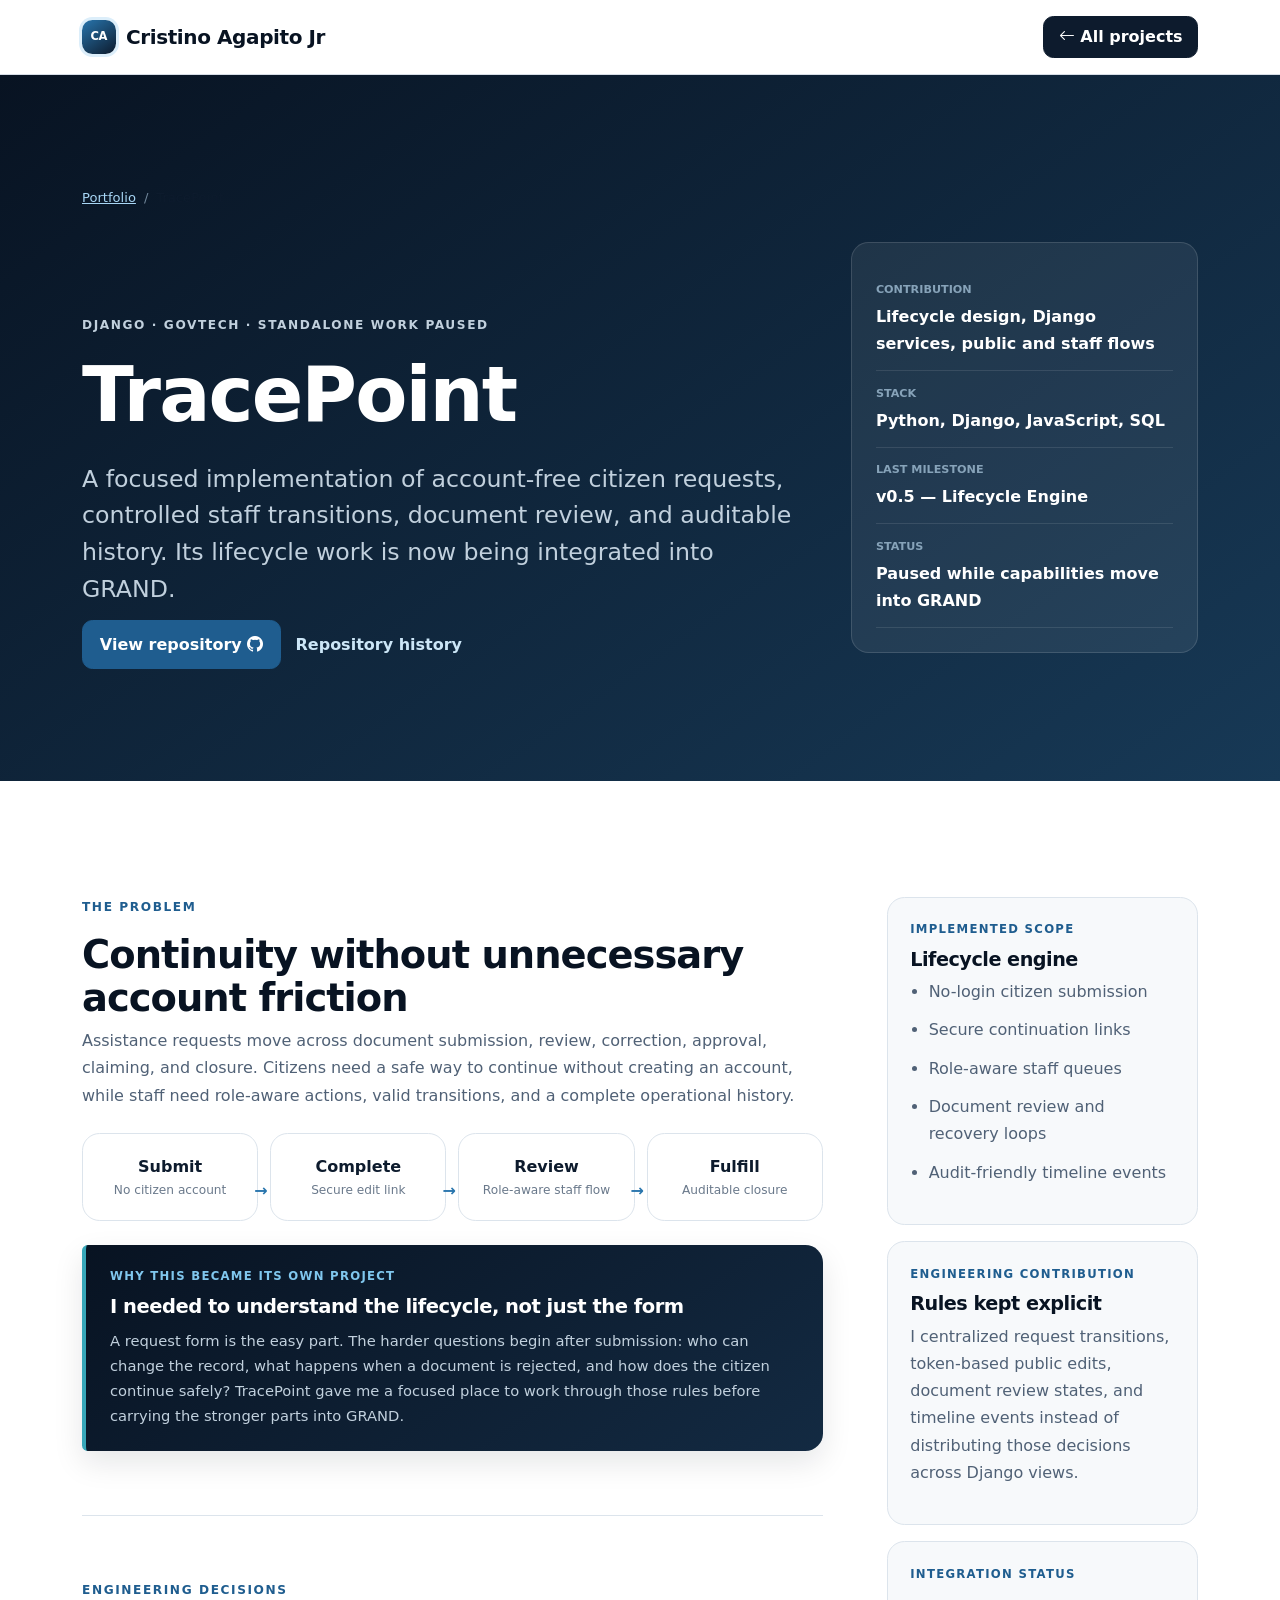
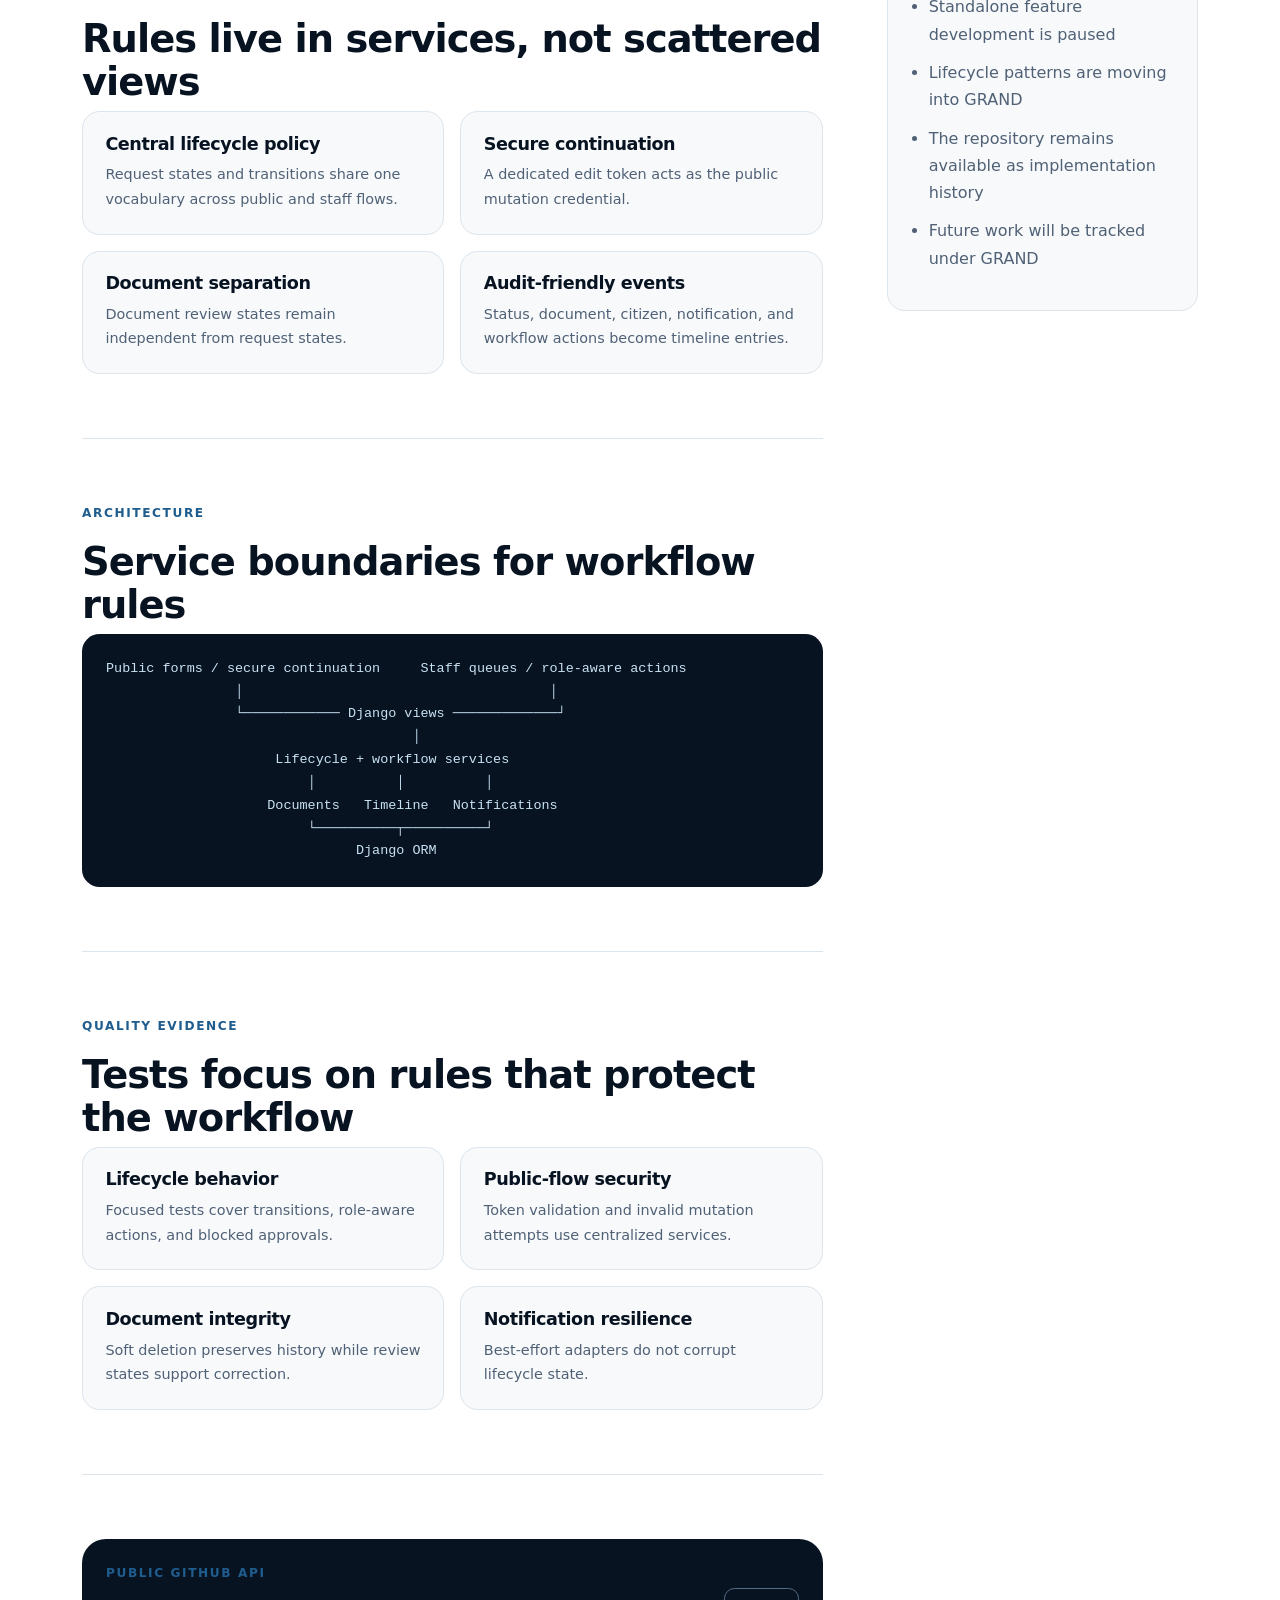
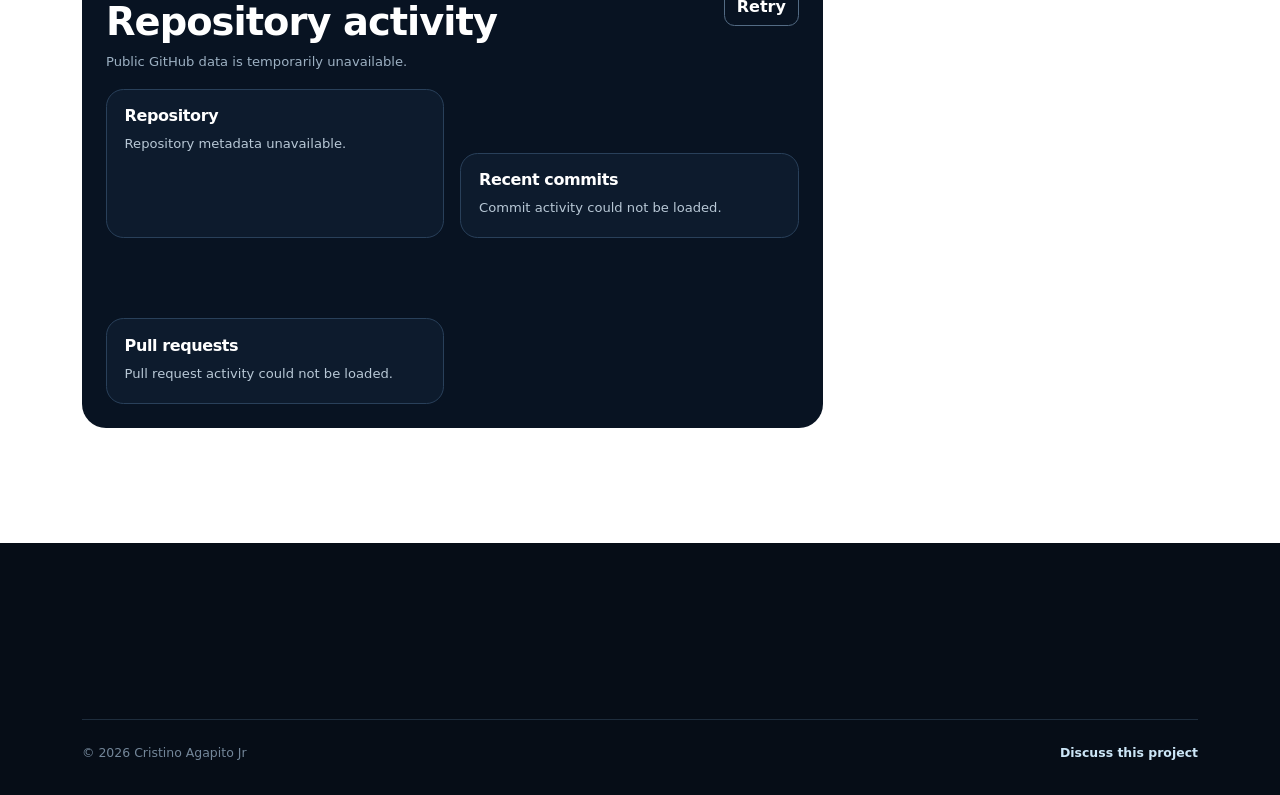
<file: projects/tracepoint/index.html>
<!doctype html><html lang="en"><head><meta charset="utf-8"><meta name="viewport" content="width=device-width,initial-scale=1"><title>TracePoint Case Study | Cristino Agapito Jr</title><meta name="description" content="TracePoint case study: a focused Django implementation of secure public continuation, controlled lifecycle transitions, document review, and audit history."><link rel="canonical" href="https://tepong32.github.io/projects/tracepoint/"><meta property="og:title" content="TracePoint | Django GovTech Case Study"><meta property="og:description" content="A focused citizen-assistance lifecycle implementation now informing GRAND's assistance domain."><link rel="icon" href="/assets/img/smile.png"><link href="https://cdn.jsdelivr.net/npm/bootstrap@5.3.8/dist/css/bootstrap.min.css" rel="stylesheet"><link rel="stylesheet" href="https://cdn.jsdelivr.net/npm/bootstrap-icons@1.13.1/font/bootstrap-icons.min.css"><link rel="stylesheet" href="/portfolio-refresh.css"></head>
<body data-page="project" data-project-repo="TracePoint"><a class="skip-link" href="#main-content">Skip to main content</a><header class="site-header sticky-top"><nav class="navbar" aria-label="Project navigation"><div class="container"><a class="navbar-brand" href="/"><span class="brand-mark">CA</span><span>Cristino Agapito Jr</span></a><a class="btn nav-cta" href="/#work"><i class="bi bi-arrow-left"></i> All projects</a></div></nav></header>
<main id="main-content"><section class="project-hero"><div class="container"><ol class="breadcrumb-list"><li><a href="/">Portfolio</a></li><li>TracePoint</li></ol><div class="project-hero-grid"><div><p class="eyebrow">Django · GovTech · Standalone work paused</p><h1>TracePoint</h1><p class="hero-lead">A focused implementation of account-free citizen requests, controlled staff transitions, document review, and auditable history. Its lifecycle work is now being integrated into GRAND.</p><div class="cta-group"><a class="btn cta-primary" href="https://github.com/tepong32/TracePoint" target="_blank" rel="noopener noreferrer">View repository <i class="bi bi-github"></i></a><a class="text-link light" href="#activity">Repository history</a></div></div><dl class="project-facts"><div><dt>Contribution</dt><dd>Lifecycle design, Django services, public and staff flows</dd></div><div><dt>Stack</dt><dd>Python, Django, JavaScript, SQL</dd></div><div><dt>Last milestone</dt><dd>v0.5 — Lifecycle Engine</dd></div><div><dt>Status</dt><dd>Paused while capabilities move into GRAND</dd></div></dl></div></div></section>
<section class="content-section"><div class="container"><div class="case-grid"><div class="case-copy">
<section><p class="eyebrow">The problem</p><h2>Continuity without unnecessary account friction</h2><p>Assistance requests move across document submission, review, correction, approval, claiming, and closure. Citizens need a safe way to continue without creating an account, while staff need role-aware actions, valid transitions, and a complete operational history.</p><div class="workflow-visual"><div class="workflow-step"><strong>Submit</strong><span>No citizen account</span></div><div class="workflow-step"><strong>Complete</strong><span>Secure edit link</span></div><div class="workflow-step"><strong>Review</strong><span>Role-aware staff flow</span></div><div class="workflow-step"><strong>Fulfill</strong><span>Auditable closure</span></div></div><aside class="story-panel"><p class="card-label">Why this became its own project</p><h3>I needed to understand the lifecycle, not just the form</h3><p>A request form is the easy part. The harder questions begin after submission: who can change the record, what happens when a document is rejected, and how does the citizen continue safely? TracePoint gave me a focused place to work through those rules before carrying the stronger parts into GRAND.</p></aside></section>
<section><p class="eyebrow">Engineering decisions</p><h2>Rules live in services, not scattered views</h2><div class="decision-grid"><article class="decision-card"><h3>Central lifecycle policy</h3><p>Request states and transitions share one vocabulary across public and staff flows.</p></article><article class="decision-card"><h3>Secure continuation</h3><p>A dedicated edit token acts as the public mutation credential.</p></article><article class="decision-card"><h3>Document separation</h3><p>Document review states remain independent from request states.</p></article><article class="decision-card"><h3>Audit-friendly events</h3><p>Status, document, citizen, notification, and workflow actions become timeline entries.</p></article></div></section>
<section><p class="eyebrow">Architecture</p><h2>Service boundaries for workflow rules</h2><div class="architecture-panel">Public forms / secure continuation     Staff queues / role-aware actions
                │                                      │
                └──────────── Django views ─────────────┘
                                      │
                     Lifecycle + workflow services
                         │          │          │
                    Documents   Timeline   Notifications
                         └──────────┬──────────┘
                               Django ORM</div></section>
<section><p class="eyebrow">Quality evidence</p><h2>Tests focus on rules that protect the workflow</h2><div class="quality-grid"><article class="quality-card"><h3>Lifecycle behavior</h3><p>Focused tests cover transitions, role-aware actions, and blocked approvals.</p></article><article class="quality-card"><h3>Public-flow security</h3><p>Token validation and invalid mutation attempts use centralized services.</p></article><article class="quality-card"><h3>Document integrity</h3><p>Soft deletion preserves history while review states support correction.</p></article><article class="quality-card"><h3>Notification resilience</h3><p>Best-effort adapters do not corrupt lifecycle state.</p></article></div></section>
<section id="activity"><div class="activity-shell"><div class="activity-header"><div><p class="eyebrow">Public GitHub API</p><h2>Repository activity</h2></div><button id="activity-retry" class="btn retry-button" hidden>Retry</button></div><p id="activity-status" class="activity-status" role="status">Loading public GitHub activity…</p><div class="activity-grid mt-3"><section class="activity-panel"><h3>Repository</h3><ul id="activity-metadata" class="activity-list"><li>Loading…</li></ul></section><section class="activity-panel"><h3>Recent commits</h3><ul id="activity-commits" class="activity-list"><li>Loading…</li></ul></section><section class="activity-panel"><h3>Pull requests</h3><ul id="activity-pulls" class="activity-list"><li>Loading…</li></ul></section></div></div></section>
</div><aside class="case-sidebar"><section class="sidebar-card"><p class="card-label">Implemented scope</p><h2>Lifecycle engine</h2><ul class="feature-list"><li>No-login citizen submission</li><li>Secure continuation links</li><li>Role-aware staff queues</li><li>Document review and recovery loops</li><li>Audit-friendly timeline events</li></ul></section><section class="sidebar-card"><p class="card-label">Engineering contribution</p><h2>Rules kept explicit</h2><p>I centralized request transitions, token-based public edits, document review states, and timeline events instead of distributing those decisions across Django views.</p></section><section class="sidebar-card"><p class="card-label">Integration status</p><ul class="roadmap-list"><li>Standalone feature development is paused</li><li>Lifecycle patterns are moving into GRAND</li><li>The repository remains available as implementation history</li><li>Future work will be tracked under GRAND</li></ul></section></aside></div></div></section></main>
<footer class="site-footer"><div class="container"><div class="footer-bottom"><span>© <span data-current-year></span> Cristino Agapito Jr</span><a class="text-link light" href="mailto:cristinoagapitojr@gmail.com">Discuss this project</a></div></div></footer><script src="/js/project-config.js"></script><script src="/js/github-api.js"></script><script src="/js/project-page.js"></script></body></html>
</file>
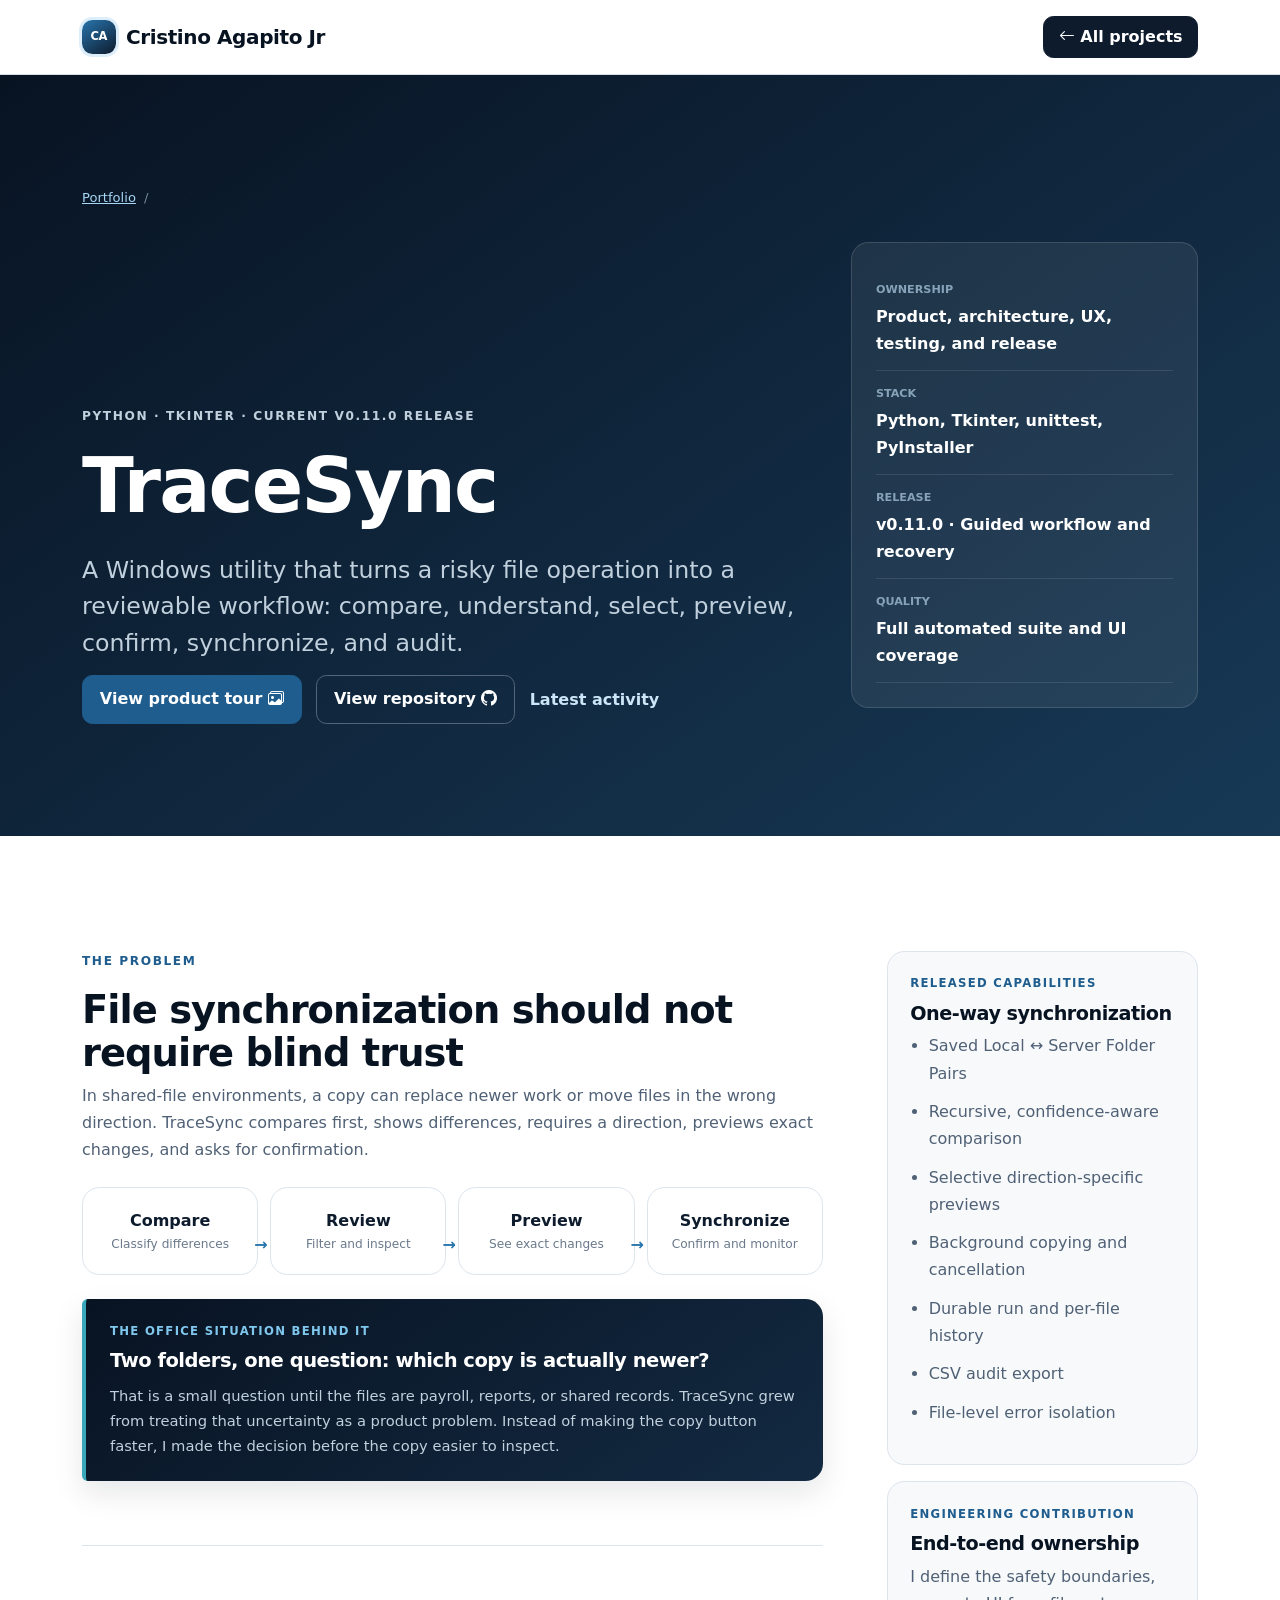
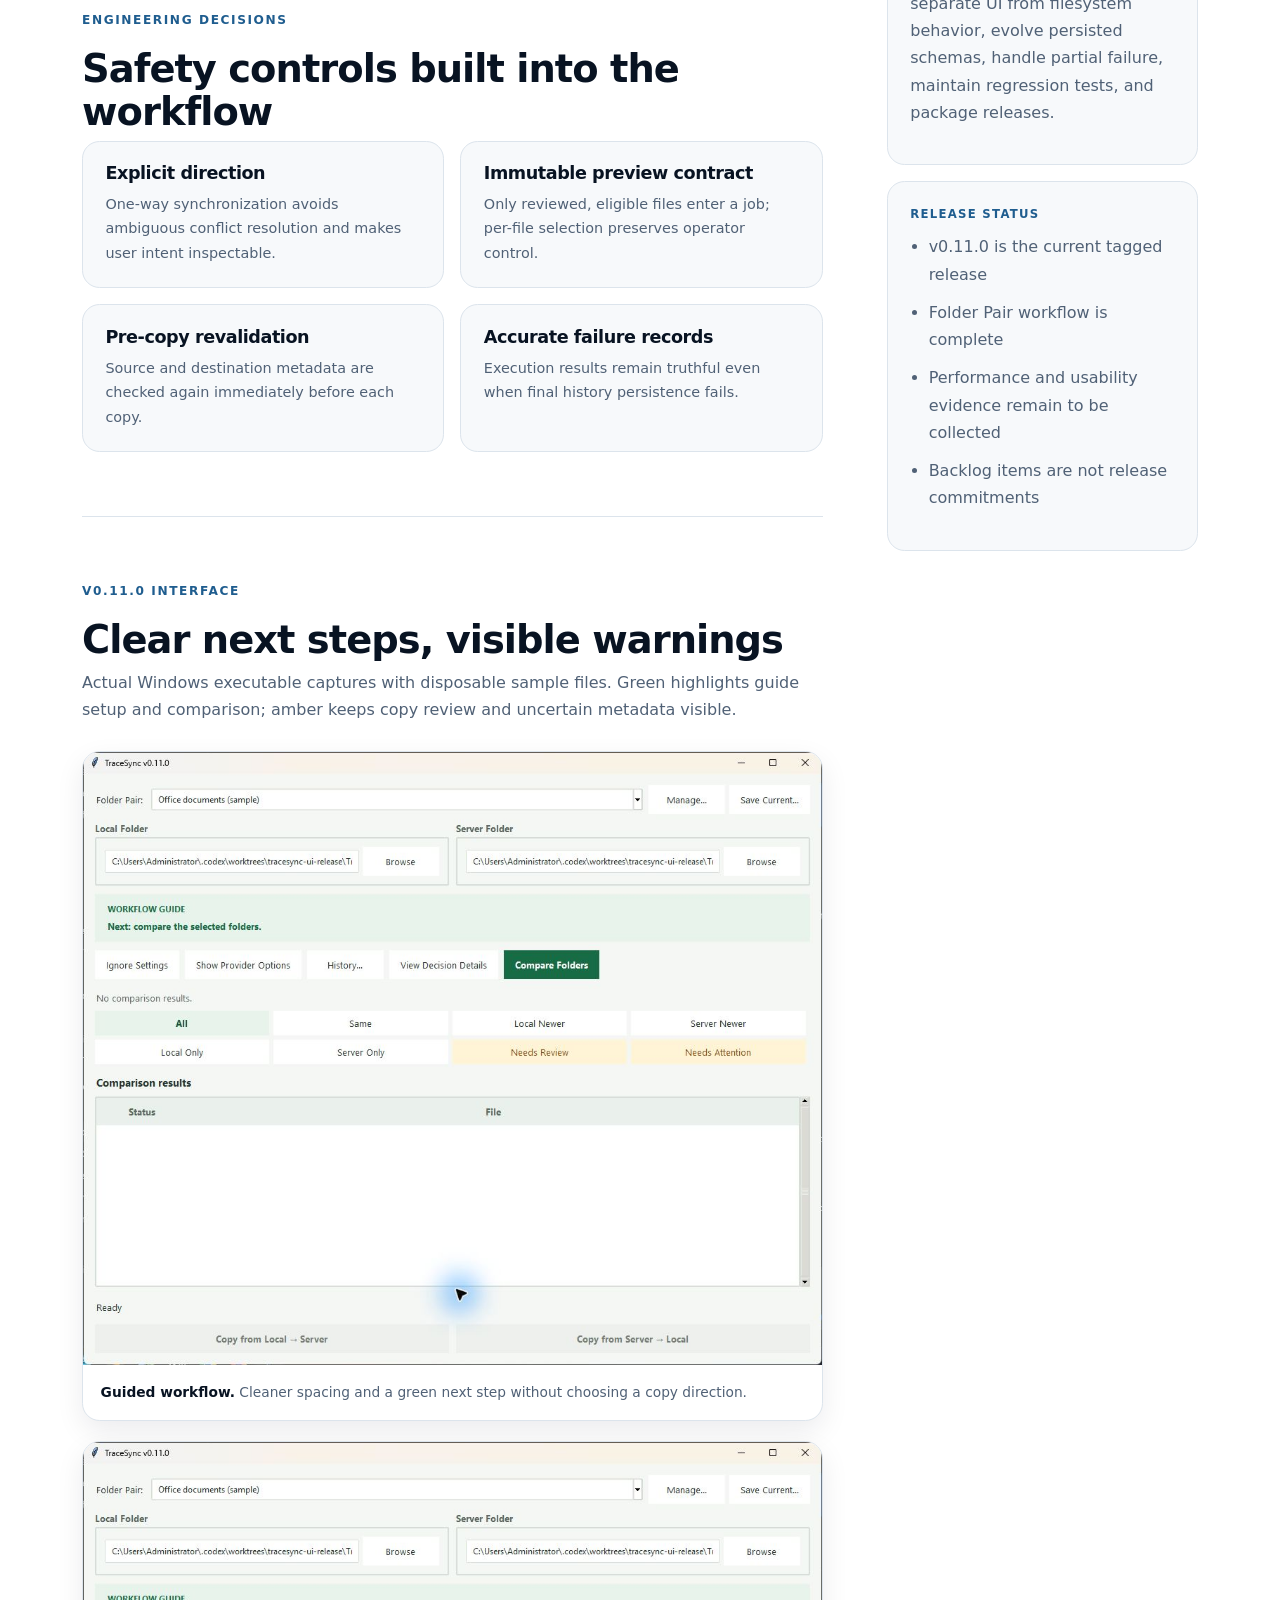
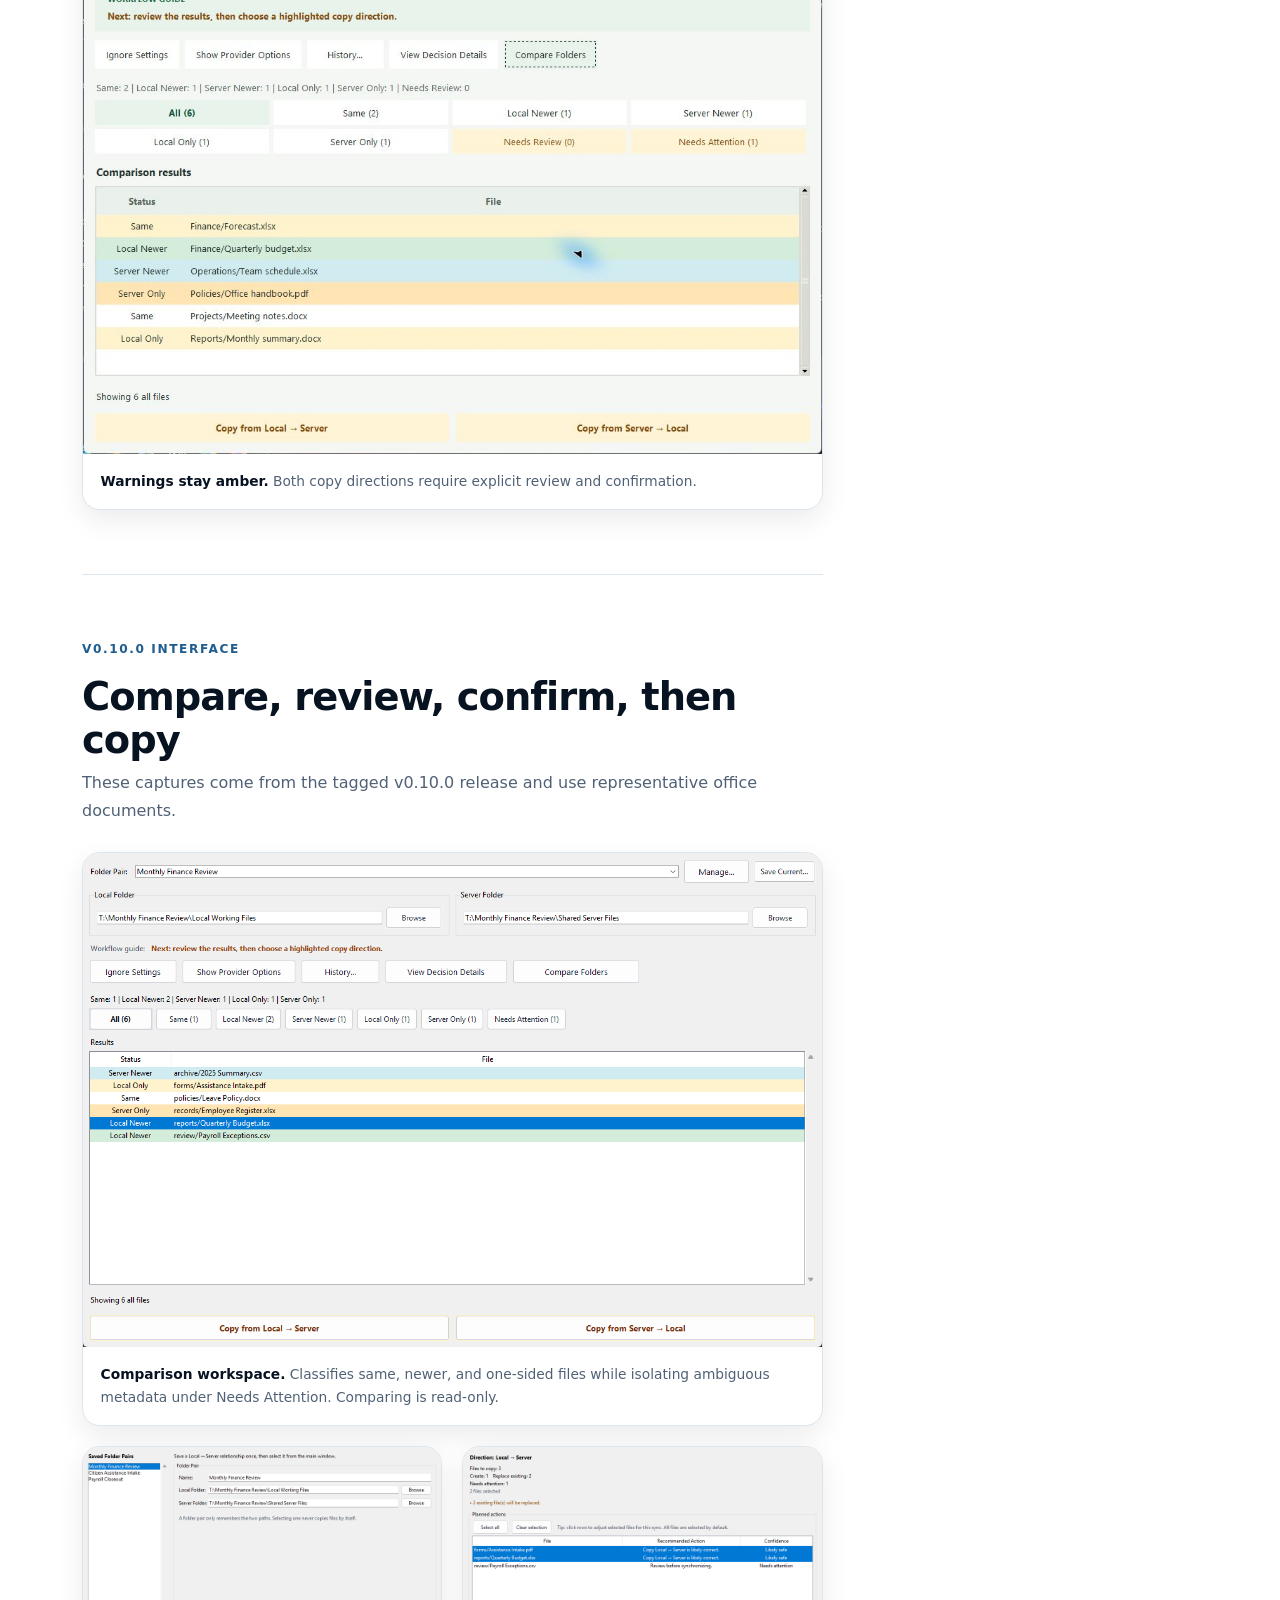
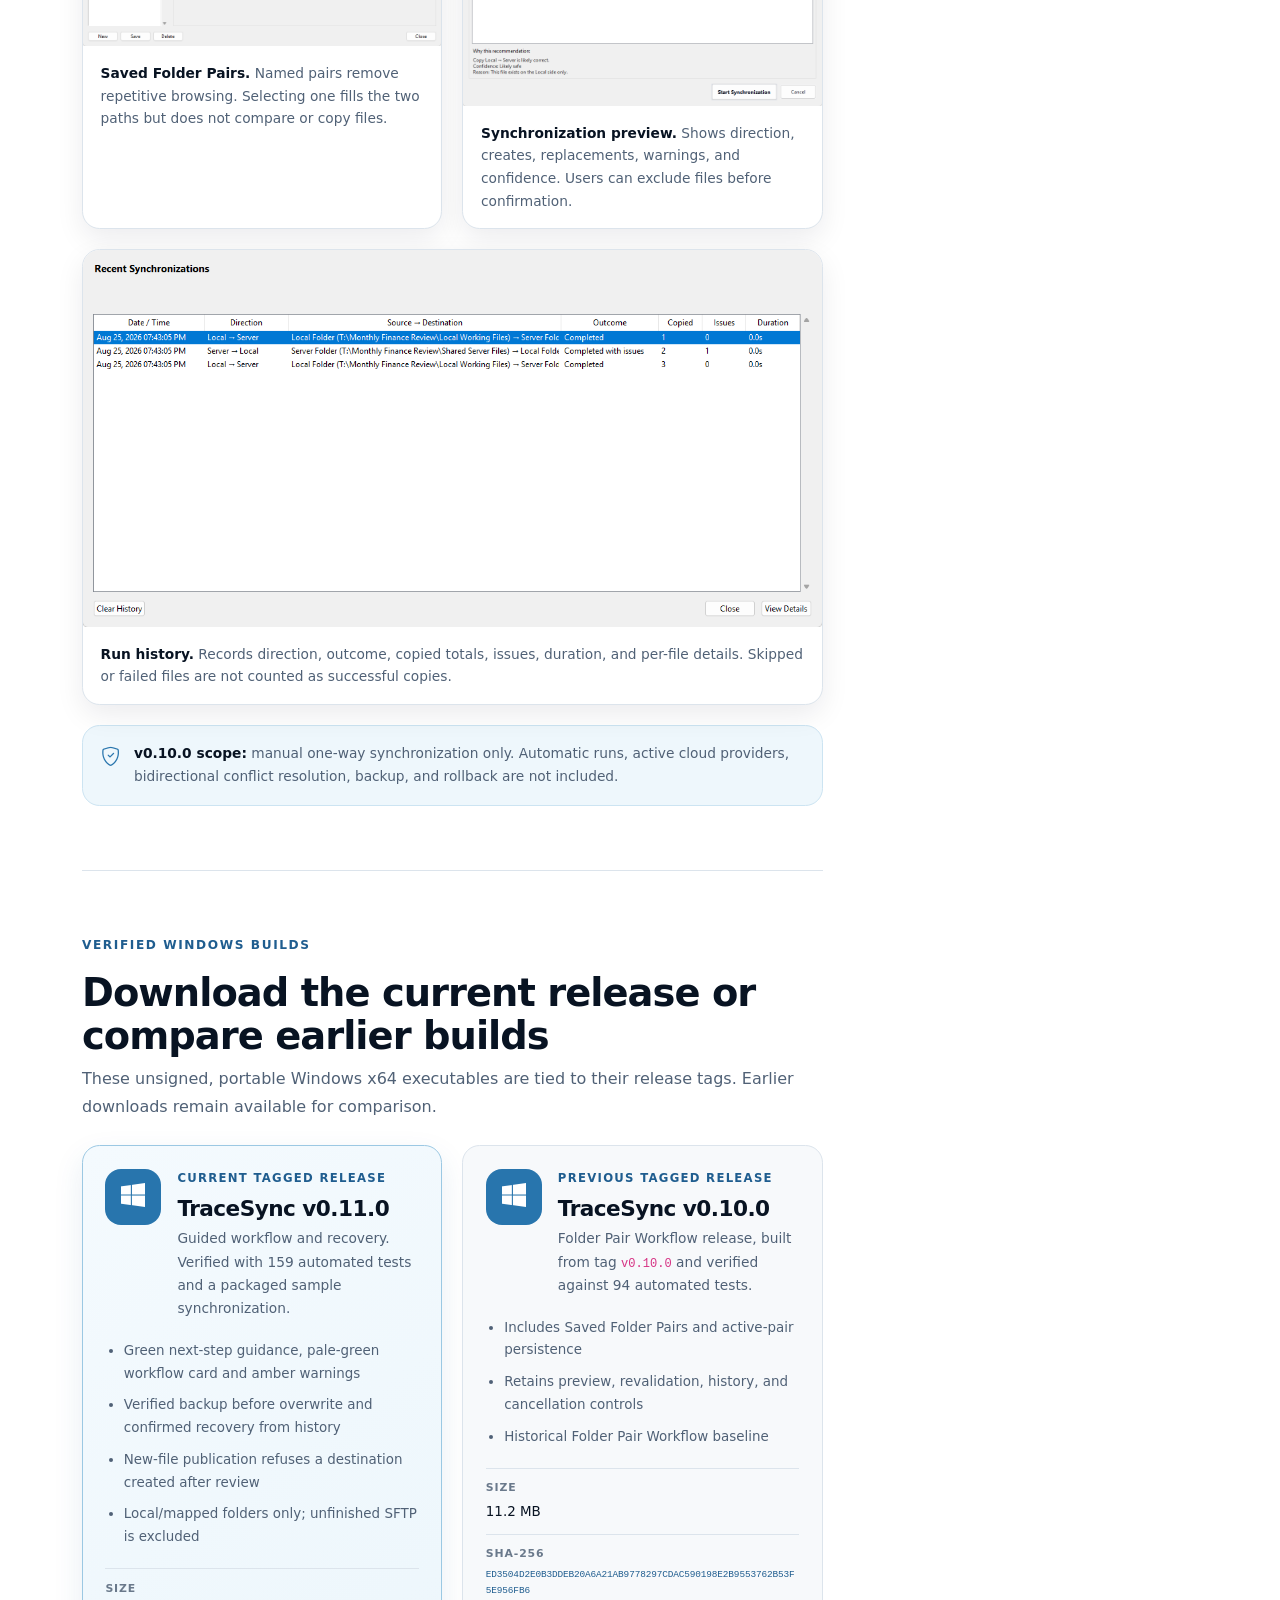
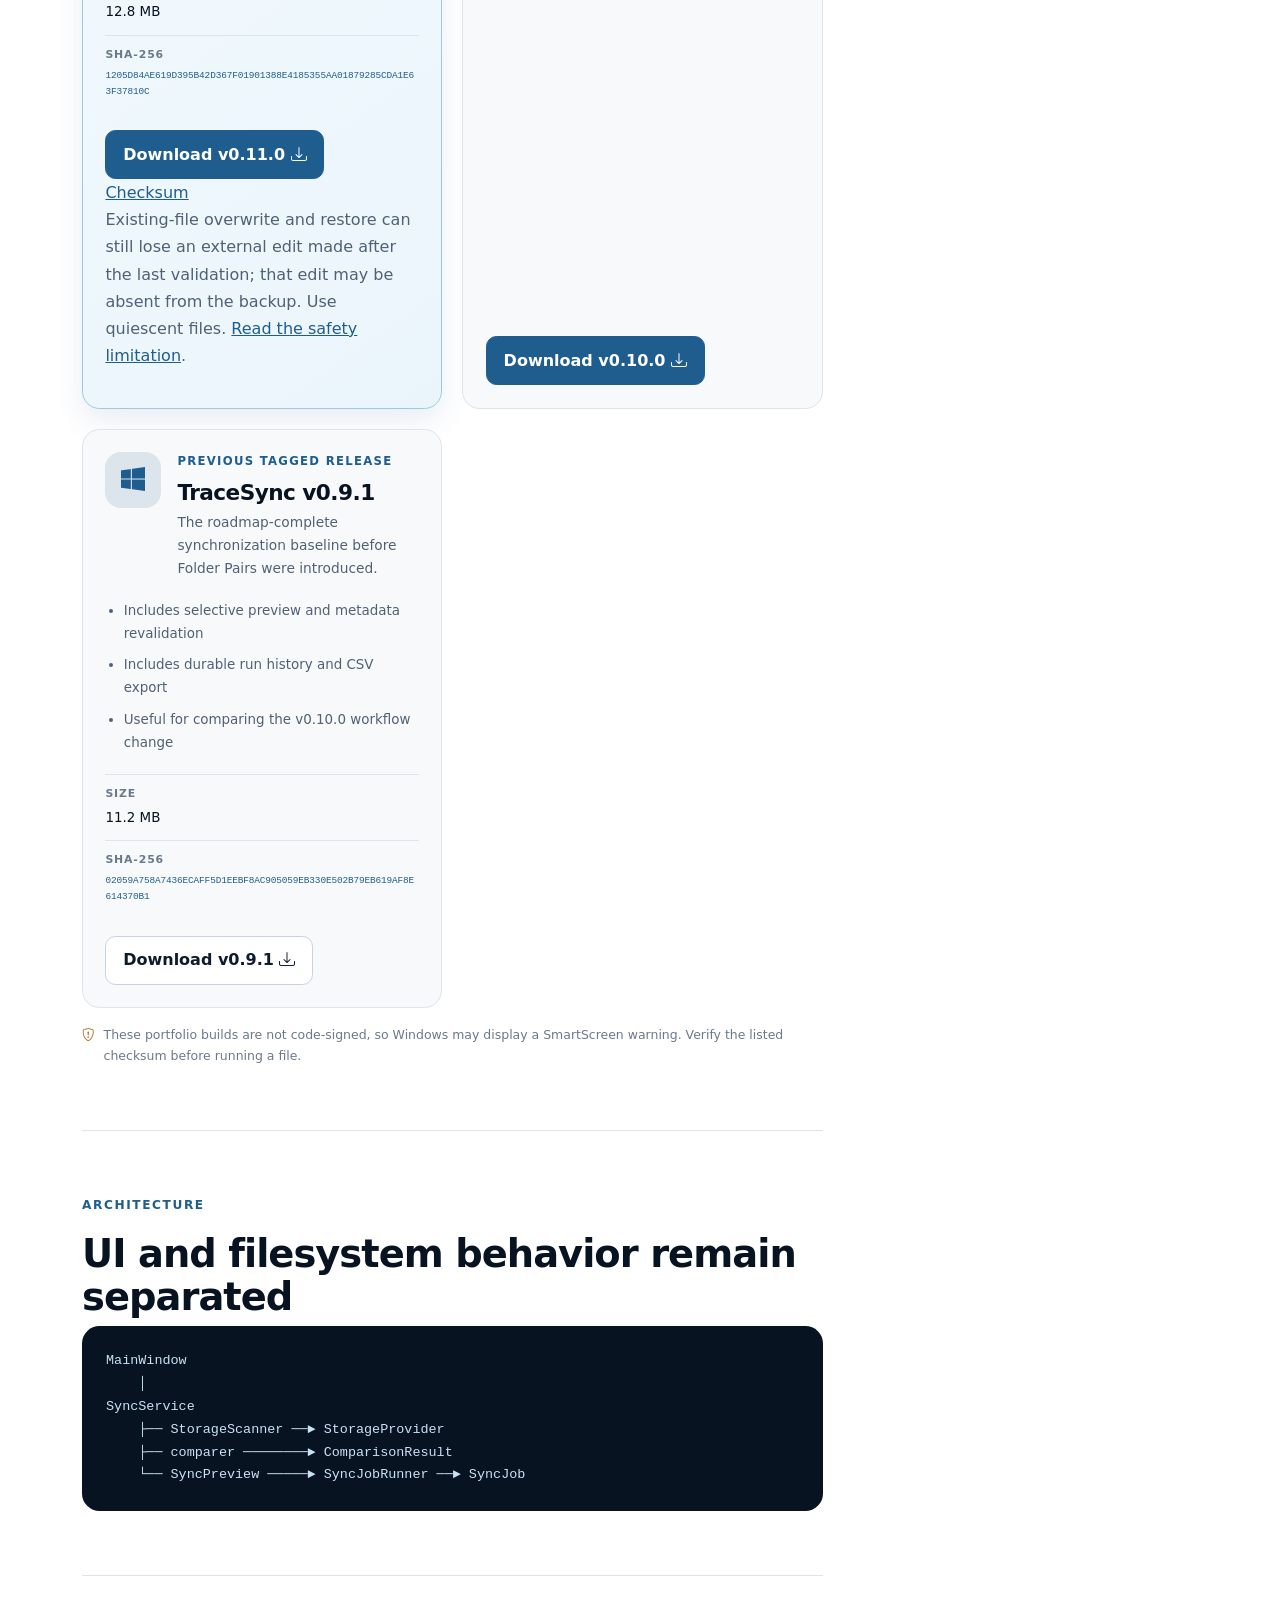
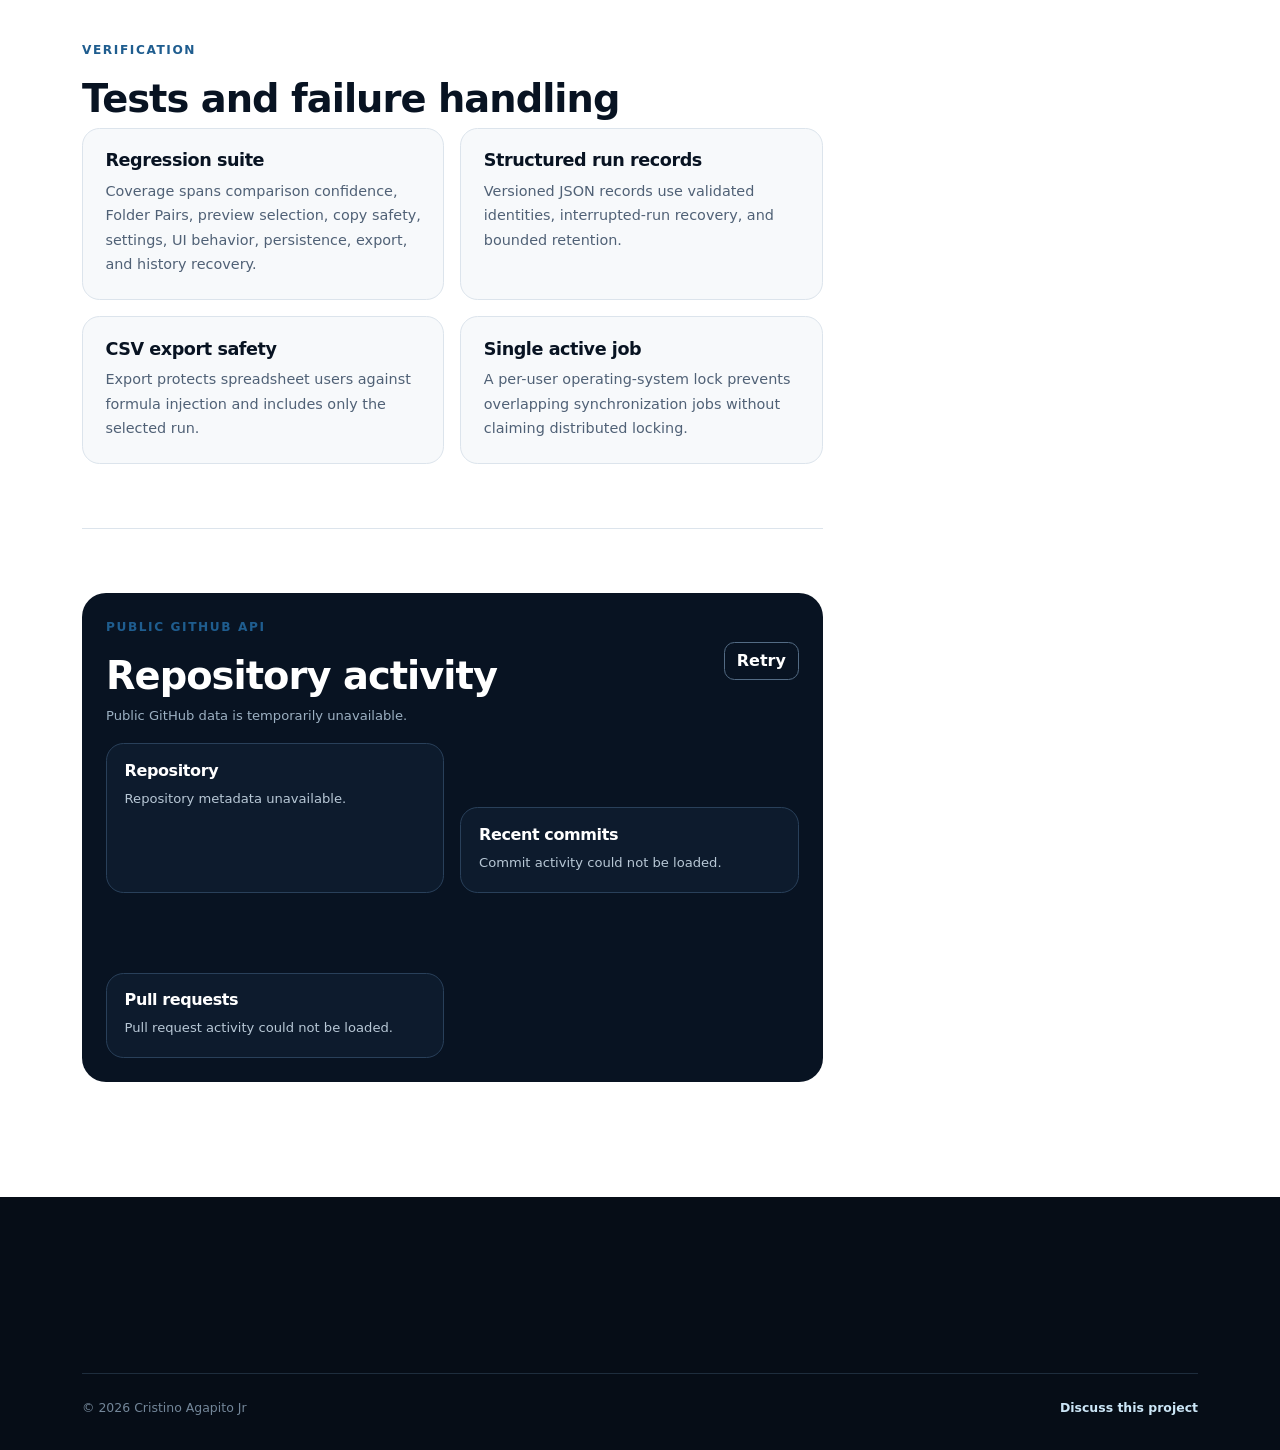
<file: projects/tracesync/index.html>
<!doctype html><html lang="en"><head><meta charset="utf-8"><meta name="viewport" content="width=device-width,initial-scale=1"><title>TraceSync v0.11.0 Case Study | Cristino Agapito Jr</title><meta name="description" content="TraceSync v0.11.0 case study: a tested Python desktop utility with saved folder pairs, confidence-aware comparison, selective previews, and durable synchronization history."><link rel="canonical" href="https://tepong32.github.io/projects/tracesync/"><meta property="og:title" content="TraceSync v0.11.0 | Python Desktop Case Study"><meta property="og:description" content="A Windows synchronization utility with explicit previews, pre-copy validation, and durable run history."><link rel="icon" href="/assets/img/smile.png"><link href="https://cdn.jsdelivr.net/npm/bootstrap@5.3.8/dist/css/bootstrap.min.css" rel="stylesheet"><link rel="stylesheet" href="https://cdn.jsdelivr.net/npm/bootstrap-icons@1.13.1/font/bootstrap-icons.min.css"><link rel="stylesheet" href="/portfolio-refresh.css"></head>
<body data-page="project" data-project-repo="TraceSync"><a class="skip-link" href="#main-content">Skip to main content</a><header class="site-header sticky-top"><nav class="navbar"><div class="container"><a class="navbar-brand" href="/"><span class="brand-mark">CA</span><span>Cristino Agapito Jr</span></a><a class="btn nav-cta" href="/#work"><i class="bi bi-arrow-left"></i> All projects</a></div></nav></header>
<main id="main-content"><section class="project-hero"><div class="container"><ol class="breadcrumb-list"><li><a href="/">Portfolio</a></li><li>TraceSync</li></ol><div class="project-hero-grid"><div><p class="eyebrow">Python · Tkinter · Current v0.11.0 release</p><h1>TraceSync</h1><p class="hero-lead">A Windows utility that turns a risky file operation into a reviewable workflow: compare, understand, select, preview, confirm, synchronize, and audit.</p><div class="cta-group"><a class="btn cta-primary" href="#product-tour">View product tour <i class="bi bi-images"></i></a><a class="btn cta-secondary light" href="https://github.com/tepong32/TraceSync" target="_blank" rel="noopener noreferrer">View repository <i class="bi bi-github"></i></a><a class="text-link light" href="#activity">Latest activity</a></div></div><dl class="project-facts"><div><dt>Ownership</dt><dd>Product, architecture, UX, testing, and release</dd></div><div><dt>Stack</dt><dd>Python, Tkinter, unittest, PyInstaller</dd></div><div><dt>Release</dt><dd>v0.11.0 · Guided workflow and recovery</dd></div><div><dt>Quality</dt><dd>Full automated suite and UI coverage</dd></div></dl></div></div></section>
<section class="content-section"><div class="container"><div class="case-grid"><div class="case-copy">
<section><p class="eyebrow">The problem</p><h2>File synchronization should not require blind trust</h2><p>In shared-file environments, a copy can replace newer work or move files in the wrong direction. TraceSync compares first, shows differences, requires a direction, previews exact changes, and asks for confirmation.</p><div class="workflow-visual"><div class="workflow-step"><strong>Compare</strong><span>Classify differences</span></div><div class="workflow-step"><strong>Review</strong><span>Filter and inspect</span></div><div class="workflow-step"><strong>Preview</strong><span>See exact changes</span></div><div class="workflow-step"><strong>Synchronize</strong><span>Confirm and monitor</span></div></div><aside class="story-panel"><p class="card-label">The office situation behind it</p><h3>Two folders, one question: which copy is actually newer?</h3><p>That is a small question until the files are payroll, reports, or shared records. TraceSync grew from treating that uncertainty as a product problem. Instead of making the copy button faster, I made the decision before the copy easier to inspect.</p></aside></section>
<section><p class="eyebrow">Engineering decisions</p><h2>Safety controls built into the workflow</h2><div class="decision-grid"><article class="decision-card"><h3>Explicit direction</h3><p>One-way synchronization avoids ambiguous conflict resolution and makes user intent inspectable.</p></article><article class="decision-card"><h3>Immutable preview contract</h3><p>Only reviewed, eligible files enter a job; per-file selection preserves operator control.</p></article><article class="decision-card"><h3>Pre-copy revalidation</h3><p>Source and destination metadata are checked again immediately before each copy.</p></article><article class="decision-card"><h3>Accurate failure records</h3><p>Execution results remain truthful even when final history persistence fails.</p></article></div></section>
<section id="product-tour"><p class="eyebrow">v0.11.0 interface</p><h2>Clear next steps, visible warnings</h2><p>Actual Windows executable captures with disposable sample files. Green highlights guide setup and comparison; amber keeps copy review and uncertain metadata visible.</p><div class="product-gallery"><figure class="product-feature product-feature-wide"><img src="/assets/img/projects/tracesync/v0.11.0/next-step.png" alt="TraceSync v0.11.0 with a pale-green workflow guide and green Compare Folders button." width="1052" height="872" loading="lazy"><figcaption><strong>Guided workflow.</strong> Cleaner spacing and a green next step without choosing a copy direction.</figcaption></figure><figure class="product-feature product-feature-wide"><img src="/assets/img/projects/tracesync/v0.11.0/review-warnings.png" alt="TraceSync comparison with amber review buttons and an amber low-confidence file row." width="1052" height="872" loading="lazy"><figcaption><strong>Warnings stay amber.</strong> Both copy directions require explicit review and confirmation.</figcaption></figure></div></section><section id="previous-product-tour"><p class="eyebrow">v0.10.0 interface</p><h2>Compare, review, confirm, then copy</h2><p>These captures come from the tagged v0.10.0 release and use representative office documents.</p><div class="product-gallery"><figure class="product-feature product-feature-wide"><img src="/assets/img/projects/tracesync/confidence-comparison.png" alt="TraceSync comparison workspace showing saved folders, status filters, a needs-attention count, and explicit copy directions." width="1180" height="790" loading="lazy"><figcaption><strong>Comparison workspace.</strong> Classifies same, newer, and one-sided files while isolating ambiguous metadata under Needs Attention. Comparing is read-only.</figcaption></figure><figure class="product-feature"><img src="/assets/img/projects/tracesync/saved-folder-pairs.png" alt="TraceSync Saved Folder Pairs manager with named Local and Server folder relationships." width="900" height="500" loading="lazy"><figcaption><strong>Saved Folder Pairs.</strong> Named pairs remove repetitive browsing. Selecting one fills the two paths but does not compare or copy files.</figcaption></figure><figure class="product-feature"><img src="/assets/img/projects/tracesync/selective-preview.png" alt="TraceSync synchronization preview showing copy direction, replacement counts, per-file selection, recommendations, and confidence." width="900" height="650" loading="lazy"><figcaption><strong>Synchronization preview.</strong> Shows direction, creates, replacements, warnings, and confidence. Users can exclude files before confirmation.</figcaption></figure><figure class="product-feature product-feature-wide"><img src="/assets/img/projects/tracesync/synchronization-history.png" alt="TraceSync synchronization history listing completed runs, directions, copied files, issues, and duration." width="1100" height="560" loading="lazy"><figcaption><strong>Run history.</strong> Records direction, outcome, copied totals, issues, duration, and per-file details. Skipped or failed files are not counted as successful copies.</figcaption></figure></div><div class="scope-note"><i class="bi bi-shield-check" aria-hidden="true"></i><p><strong>v0.10.0 scope:</strong> manual one-way synchronization only. Automatic runs, active cloud providers, bidirectional conflict resolution, backup, and rollback are not included.</p></div></section>
<section><p class="eyebrow">Verified Windows builds</p><h2>Download the current release or compare earlier builds</h2><p>These unsigned, portable Windows x64 executables are tied to their release tags. Earlier downloads remain available for comparison.</p><div class="build-comparison"><article class="build-card build-current"><div class="build-heading"><span class="release-icon" aria-hidden="true"><i class="bi bi-windows"></i></span><div><p class="card-label">Current tagged release</p><h3>TraceSync v0.11.0</h3><p>Guided workflow and recovery. Verified with 159 automated tests and a packaged sample synchronization.</p></div></div><ul class="build-delta"><li>Green next-step guidance, pale-green workflow card and amber warnings</li><li>Verified backup before overwrite and confirmed recovery from history</li><li>New-file publication refuses a destination created after review</li><li>Local/mapped folders only; unfinished SFTP is excluded</li></ul><dl class="build-facts"><div><dt>Size</dt><dd>12.8 MB</dd></div><div><dt>SHA-256</dt><dd><code>1205D84AE619D395B42D367F01901388E4185355AA01879285CDA1E63F37810C</code></dd></div></dl><a class="btn cta-primary" href="/assets/downloads/TraceSync-v0.11.0.exe" download>Download v0.11.0 <i class="bi bi-download"></i></a> <a href="/assets/downloads/TraceSync-v0.11.0.sha256">Checksum</a><p>Existing-file overwrite and restore can still lose an external edit made after the last validation; that edit may be absent from the backup. Use quiescent files. <a href="https://github.com/tepong32/TraceSync/blob/v0.11.0/docs/ARCHITECTURE.md#local-overwrite-limitation">Read the safety limitation</a>.</p></article><article class="build-card"><div class="build-heading"><span class="release-icon" aria-hidden="true"><i class="bi bi-windows"></i></span><div><p class="card-label">Previous tagged release</p><h3>TraceSync v0.10.0</h3><p>Folder Pair Workflow release, built from tag <code>v0.10.0</code> and verified against 94 automated tests.</p></div></div><ul class="build-delta"><li>Includes Saved Folder Pairs and active-pair persistence</li><li>Retains preview, revalidation, history, and cancellation controls</li><li>Historical Folder Pair Workflow baseline</li></ul><dl class="build-facts"><div><dt>Size</dt><dd>11.2 MB</dd></div><div><dt>SHA-256</dt><dd><code>ED3504D2E0B3DDEB20A6A21AB9778297CDAC590198E2B9553762B53F5E956FB6</code></dd></div></dl><a class="btn cta-primary" href="/assets/downloads/TraceSync-v0.10.0.exe" download>Download v0.10.0 <i class="bi bi-download"></i></a></article><article class="build-card"><div class="build-heading"><span class="release-icon release-icon-muted" aria-hidden="true"><i class="bi bi-windows"></i></span><div><p class="card-label">Previous tagged release</p><h3>TraceSync v0.9.1</h3><p>The roadmap-complete synchronization baseline before Folder Pairs were introduced.</p></div></div><ul class="build-delta"><li>Includes selective preview and metadata revalidation</li><li>Includes durable run history and CSV export</li><li>Useful for comparing the v0.10.0 workflow change</li></ul><dl class="build-facts"><div><dt>Size</dt><dd>11.2 MB</dd></div><div><dt>SHA-256</dt><dd><code>02059A758A7436ECAFF5D1EEBF8AC905059EB330E502B79EB619AF8E614370B1</code></dd></div></dl><a class="btn cta-secondary" href="/assets/downloads/TraceSync-v0.9.1.exe" download>Download v0.9.1 <i class="bi bi-download"></i></a></article></div><p class="build-warning"><i class="bi bi-shield-exclamation" aria-hidden="true"></i> These portfolio builds are not code-signed, so Windows may display a SmartScreen warning. Verify the listed checksum before running a file.</p></section>
<section><p class="eyebrow">Architecture</p><h2>UI and filesystem behavior remain separated</h2><div class="architecture-panel">MainWindow
    │
SyncService
    ├── StorageScanner ──► StorageProvider
    ├── comparer ────────► ComparisonResult
    └── SyncPreview ─────► SyncJobRunner ──► SyncJob</div></section>
<section><p class="eyebrow">Verification</p><h2>Tests and failure handling</h2><div class="quality-grid"><article class="quality-card"><h3>Regression suite</h3><p>Coverage spans comparison confidence, Folder Pairs, preview selection, copy safety, settings, UI behavior, persistence, export, and history recovery.</p></article><article class="quality-card"><h3>Structured run records</h3><p>Versioned JSON records use validated identities, interrupted-run recovery, and bounded retention.</p></article><article class="quality-card"><h3>CSV export safety</h3><p>Export protects spreadsheet users against formula injection and includes only the selected run.</p></article><article class="quality-card"><h3>Single active job</h3><p>A per-user operating-system lock prevents overlapping synchronization jobs without claiming distributed locking.</p></article></div></section>
<section id="activity"><div class="activity-shell"><div class="activity-header"><div><p class="eyebrow">Public GitHub API</p><h2>Repository activity</h2></div><button id="activity-retry" class="btn retry-button" hidden>Retry</button></div><p id="activity-status" class="activity-status" role="status">Loading public GitHub activity…</p><div class="activity-grid mt-3"><section class="activity-panel"><h3>Repository</h3><ul id="activity-metadata" class="activity-list"><li>Loading…</li></ul></section><section class="activity-panel"><h3>Recent commits</h3><ul id="activity-commits" class="activity-list"><li>Loading…</li></ul></section><section class="activity-panel"><h3>Pull requests</h3><ul id="activity-pulls" class="activity-list"><li>Loading…</li></ul></section></div></div></section>
</div><aside class="case-sidebar"><section class="sidebar-card"><p class="card-label">Released capabilities</p><h2>One-way synchronization</h2><ul class="feature-list"><li>Saved Local ↔ Server Folder Pairs</li><li>Recursive, confidence-aware comparison</li><li>Selective direction-specific previews</li><li>Background copying and cancellation</li><li>Durable run and per-file history</li><li>CSV audit export</li><li>File-level error isolation</li></ul></section><section class="sidebar-card"><p class="card-label">Engineering contribution</p><h2>End-to-end ownership</h2><p>I define the safety boundaries, separate UI from filesystem behavior, evolve persisted schemas, handle partial failure, maintain regression tests, and package releases.</p></section><section class="sidebar-card"><p class="card-label">Release status</p><ul class="roadmap-list"><li>v0.11.0 is the current tagged release</li><li>Folder Pair workflow is complete</li><li>Performance and usability evidence remain to be collected</li><li>Backlog items are not release commitments</li></ul></section></aside></div></div></section></main>
<footer class="site-footer"><div class="container"><div class="footer-bottom"><span>© <span data-current-year></span> Cristino Agapito Jr</span><a class="text-link light" href="mailto:cristinoagapitojr@gmail.com">Discuss this project</a></div></div></footer><script src="/js/project-config.js"></script><script src="/js/github-api.js"></script><script src="/js/project-page.js"></script></body></html>
</file>
<file: portfolio-refresh.css>
:root{--navy-950:#081322;--navy-900:#0d1b2d;--slate-700:#34465d;--slate-600:#506176;--slate-500:#6a798b;--slate-300:#c8d2de;--slate-200:#dce4ec;--slate-100:#edf2f6;--slate-50:#f7f9fb;--blue-700:#1f5d8f;--blue-600:#2875ad;--blue-100:#dceefa;--cyan-500:#37a7b9;--white:#fff;--success:#2e9d70;--shadow-sm:0 10px 28px rgba(8,19,34,.08);--shadow-lg:0 24px 60px rgba(8,19,34,.13);--radius-sm:.75rem;--radius-md:1.1rem;--radius-lg:1.5rem}
.eyebrow{flex-wrap:wrap}.project-hero-grid>*,.case-grid>*{min-width:0}
*{box-sizing:border-box}html{max-width:100%;overflow-x:hidden;scroll-behavior:smooth;scroll-padding-top:5rem}body{max-width:100%;margin:0;overflow-x:hidden;color:var(--navy-900);background:var(--white);font-family:Inter,ui-sans-serif,system-ui,-apple-system,BlinkMacSystemFont,"Segoe UI",sans-serif;font-size:1rem;line-height:1.7;-webkit-font-smoothing:antialiased}h1,h2,h3,h4{color:var(--navy-950);font-weight:760;line-height:1.12;letter-spacing:-.025em}h1{max-width:13ch;font-size:clamp(2.8rem,6vw,4.75rem);overflow-wrap:break-word}h2{font-size:clamp(2rem,4vw,3.25rem)}h3{font-size:clamp(1.25rem,2vw,1.65rem)}p{color:var(--slate-600)}a{color:var(--blue-700)}a:hover{color:var(--blue-600)}:focus-visible{outline:3px solid var(--cyan-500);outline-offset:4px}.skip-link{position:fixed;z-index:2000;top:.75rem;left:.75rem;padding:.65rem 1rem;color:#fff;background:var(--navy-950);border-radius:var(--radius-sm);transform:translateY(-150%)}.skip-link:focus{transform:translateY(0)}
.site-header{background:rgba(255,255,255,.94);border-bottom:1px solid rgba(200,210,222,.75);backdrop-filter:blur(14px)}.navbar{min-height:4.65rem}.navbar-brand{display:inline-flex;gap:.65rem;align-items:center;color:var(--navy-950);font-weight:750;letter-spacing:-.02em}.brand-mark{display:grid;width:2.1rem;height:2.1rem;place-items:center;color:#fff;background:linear-gradient(145deg,var(--blue-600),var(--navy-900));border-radius:.65rem;box-shadow:0 0 0 3px var(--blue-100);font-size:.72rem;font-weight:850}.nav-link{color:var(--slate-700);font-size:.94rem;font-weight:650}.nav-link:hover,.nav-link.active{color:var(--blue-700)}.nav-cta{color:#fff;background:var(--navy-900);border:1px solid var(--navy-900);padding:.5rem .9rem}.nav-cta:hover{color:#fff;background:var(--blue-700);border-color:var(--blue-700)}.navbar-toggler{border:1px solid var(--slate-300)}
.hero-section{position:relative;overflow:hidden;padding:clamp(5.5rem,11vw,9rem) 0 clamp(5rem,9vw,7.5rem);background:linear-gradient(135deg,#f9fbfd 0%,#edf5fa 58%,#e1eef5 100%)}.hero-section:before{content:"";position:absolute;width:34rem;height:34rem;top:-16rem;right:-8rem;border:1px solid rgba(40,117,173,.15);border-radius:50%;box-shadow:0 0 0 5rem rgba(40,117,173,.035),0 0 0 10rem rgba(40,117,173,.025)}.eyebrow{display:flex;align-items:center;gap:.55rem;margin-bottom:1rem;color:var(--blue-700);font-size:.76rem;font-weight:800;letter-spacing:.13em;text-transform:uppercase}.status-dot{display:inline-block;flex:0 0 auto;width:.55rem;height:.55rem;background:var(--success);border-radius:50%;box-shadow:0 0 0 .3rem rgba(46,157,112,.13)}.hero-lead{max-width:59ch;margin:1.5rem 0 .8rem;color:var(--slate-700);font-size:clamp(1.2rem,2vw,1.48rem);line-height:1.55}.hero-summary{max-width:68ch;margin-bottom:2rem;font-size:1.03rem}.cta-group{display:flex;flex-wrap:wrap;gap:.9rem;align-items:center}.btn{border-radius:.65rem;font-weight:720}.cta-primary{padding:.72rem 1.05rem;color:#fff;background:var(--blue-700);border:1px solid var(--blue-700)}.cta-primary:hover{color:#fff;background:var(--navy-900);border-color:var(--navy-900);transform:translateY(-1px)}.cta-secondary{padding:.72rem 1.05rem;color:var(--navy-900);background:#fff;border:1px solid var(--slate-300)}.text-link,.inline-link{color:var(--blue-700);font-weight:730;text-decoration:none;text-underline-offset:.22em}.text-link:hover,.inline-link:hover{text-decoration:underline}.hero-proof{position:relative;padding:2rem;background:rgba(255,255,255,.86);border:1px solid rgba(255,255,255,.9);border-radius:var(--radius-lg);box-shadow:var(--shadow-lg)}.hero-proof h2{font-size:1.65rem}.card-label{margin-bottom:.55rem;color:var(--blue-700);font-size:.73rem;font-weight:800;letter-spacing:.11em;text-transform:uppercase}.check-list{display:grid;gap:.7rem;margin:0 0 1.5rem;padding:0;list-style:none;color:var(--slate-700)}.check-list li:before{content:"✓";margin-right:.7rem;color:var(--success);font-weight:900}
.profile-portrait{position:relative;z-index:1;width:100%;max-width:21rem;margin:0 auto;padding-bottom:2.2rem}.profile-frame{position:relative;overflow:visible;padding:.5rem;background:rgba(255,255,255,.88);border:1px solid rgba(255,255,255,.95);border-radius:1.6rem;box-shadow:var(--shadow-lg)}.profile-photo{display:block;width:100%;height:24rem;object-fit:cover;object-position:center 18%;border-radius:1.2rem}.profile-avatar{position:absolute;z-index:3;right:.7rem;bottom:-1.35rem;width:4.5rem;height:auto;filter:drop-shadow(0 8px 12px rgba(8,19,34,.24));transform:rotate(4deg)}.profile-portrait figcaption{position:absolute;z-index:2;left:.7rem;bottom:.4rem;width:calc(100% - 6rem);margin:0;padding:.72rem .9rem;background:rgba(8,19,34,.82);border:1px solid rgba(255,255,255,.22);border-radius:.9rem;box-shadow:var(--shadow-sm);backdrop-filter:blur(7px)}.profile-portrait figcaption span,.profile-portrait figcaption small{display:block}.profile-name{color:#fff;font-size:.86rem;font-weight:800}.profile-portrait figcaption span:not(.profile-name){color:#d4e1ec;font-size:.72rem}.profile-portrait figcaption small{color:#92cff5;font-size:.6rem;font-weight:700;letter-spacing:.04em;text-transform:uppercase}
.proof-strip{position:relative;z-index:2;margin-top:-1.5rem}.proof-grid{display:grid;grid-template-columns:repeat(4,1fr);background:var(--navy-900);border-radius:var(--radius-md);box-shadow:var(--shadow-lg)}.proof-grid article{padding:1.5rem;border-right:1px solid rgba(255,255,255,.1)}.proof-grid article:last-child{border:0}.proof-grid strong,.proof-grid span{display:block}.proof-grid strong{color:#fff;font-size:.95rem}.proof-grid span{color:#b9c8d8;font-size:.82rem;line-height:1.45}.content-section{padding:clamp(5rem,9vw,7.5rem) 0}.section-surface{background:var(--slate-50)}.section-dark{color:#fff;background:var(--navy-900)}.section-dark h2,.section-dark h3{color:#fff}.section-dark p{color:#bdcad8}.section-heading{max-width:760px;margin-bottom:2.6rem}.section-heading h2{margin-bottom:1rem}.split-heading{display:grid;grid-template-columns:minmax(0,1.25fr) minmax(18rem,.75fr);gap:3rem;align-items:end;max-width:none}
.project-card{position:relative;display:flex;flex-direction:column;min-height:34rem;overflow:hidden;padding:clamp(1.5rem,3vw,2.15rem);background:#fff;border:1px solid var(--slate-200);border-radius:var(--radius-lg);box-shadow:var(--shadow-sm)}.project-card:before{content:"";position:absolute;top:0;left:0;width:100%;height:.35rem;background:var(--blue-600)}.project-card.accent-platform{min-height:29rem;background:linear-gradient(135deg,#fff 0%,#f2f8fc 100%);border-color:#bfd8e8}.project-card.accent-platform:before{height:.45rem;background:linear-gradient(90deg,var(--navy-900),var(--blue-600),var(--cyan-500))}.project-card.accent-platform .project-summary{max-width:72ch;min-height:0;font-size:1.18rem}.project-card.accent-platform .project-context{display:grid;grid-template-columns:1fr 1fr;gap:1.5rem}.project-card.accent-desktop:before{background:var(--cyan-500)}.project-card h3{font-size:2rem}.project-card.accent-platform h3{font-size:clamp(2.2rem,5vw,3.2rem)}.project-topline{display:flex;justify-content:space-between;align-items:center;margin-bottom:2rem}.project-number{color:var(--slate-300);font-size:1.15rem;font-weight:800}.project-state{display:flex;align-items:center;gap:.55rem;color:var(--slate-600);font-size:.78rem;font-weight:700}.project-summary{min-height:5rem;color:var(--slate-700);font-size:1.08rem}.project-context{margin:1rem 0 1.35rem}.project-context div{display:grid;grid-template-columns:5rem 1fr;gap:.9rem;padding:.7rem 0;border-top:1px solid var(--slate-200)}.project-context dt{font-size:.78rem;font-weight:800;text-transform:uppercase}.project-context dd{margin:0;color:var(--slate-600);font-size:.91rem}.tech-list{display:flex;flex-wrap:wrap;gap:.45rem}.tech-list span{padding:.28rem .6rem;color:var(--blue-700);background:var(--blue-100);border-radius:999px;font-size:.74rem;font-weight:750}.project-meta{display:flex;flex-wrap:wrap;gap:.75rem 1rem;margin-top:1.1rem;color:var(--slate-500);font-size:.8rem}.project-actions{display:flex;flex-wrap:wrap;gap:.9rem 1rem;align-items:center;margin-top:auto;padding-top:1.8rem}
.api-section{color:#fff;background:var(--navy-950)}.api-section h2{color:#fff}.api-section .section-heading p{color:#aebfd0}.api-controls{text-align:right}.api-status{color:#c9d7e3;font-size:.86rem}.retry-button{color:#fff;border:1px solid #536b84}.repo-grid{display:grid;grid-template-columns:repeat(3,1fr);gap:1rem}.repo-card{display:flex;flex-direction:column;min-height:18rem;padding:1.4rem;background:var(--navy-900);border:1px solid #29405a;border-radius:var(--radius-md)}.repo-card-topline{display:flex;justify-content:space-between;gap:1rem;margin-bottom:1.4rem;color:#8ea4b9;font-family:monospace;font-size:.72rem}.repo-card h3{color:#fff}.repo-card p{color:#b6c6d5;font-size:.9rem}.repo-card .tech-list span{color:#b9ddf5;background:rgba(40,117,173,.25)}.repo-card-footer{display:flex;justify-content:space-between;gap:1rem;margin-top:auto;padding-top:1rem;color:#8ea4b9;border-top:1px solid #29405a;font-size:.78rem}.repo-card-footer a{color:#a8d6f5;font-weight:700;text-decoration:none}.api-note{max-width:86ch;margin:1.4rem 0 0;color:#90a7ba;font-size:.82rem}.empty-state{grid-column:1/-1;padding:2rem;color:#b8c7d4;background:var(--navy-900);border:1px dashed #49627c;border-radius:var(--radius-md);text-align:center}
.experience-grid{display:grid;grid-template-columns:repeat(3,1fr);gap:1.25rem}.experience-card{padding:1.6rem;border:1px solid var(--slate-200);border-radius:var(--radius-md)}.experience-card p:last-child{font-size:.92rem}.experience-icon{display:grid;width:2.8rem;height:2.8rem;margin-bottom:1.5rem;place-items:center;color:var(--blue-700);background:var(--blue-100);border-radius:.75rem}.capability-grid{display:grid;grid-template-columns:repeat(4,1fr);gap:1rem}.capability-grid article{padding:1.4rem;background:rgba(255,255,255,.045);border:1px solid rgba(255,255,255,.11);border-radius:var(--radius-md)}.capability-grid h3{font-size:1.15rem}.capability-grid ul{display:grid;gap:.55rem;margin:0;padding:0;color:#b9c7d5;list-style:none;font-size:.9rem}.capability-grid li:before{content:"—";margin-right:.5rem;color:#6eb6e6}.about-section{background:linear-gradient(180deg,#fff,var(--slate-50))}.about-grid{display:grid;grid-template-columns:.85fr 1.15fr;gap:clamp(2rem,7vw,6rem)}.about-copy{max-width:66ch}.site-footer{padding:clamp(4.5rem,9vw,7rem) 0 2rem;background:#060d17}.site-footer h2{max-width:18ch;color:#fff}.site-footer p{color:#aebdca}.footer-grid{display:grid;grid-template-columns:1fr auto;gap:3rem;align-items:end}.footer-actions{display:flex;flex-wrap:wrap;justify-content:flex-end;gap:.8rem;align-items:center}.cta-secondary.light{color:#fff;background:transparent;border-color:#536679}.text-link.light{color:#cce6f7}.footer-bottom{display:flex;justify-content:space-between;gap:1rem;margin-top:4rem;padding-top:1.4rem;color:#738699;border-top:1px solid #1e2d3d;font-size:.78rem}.skeleton-block{min-height:18rem;background:linear-gradient(100deg,#10223a 30%,#1b3551 50%,#10223a 70%);background-size:300% 100%;animation:skeleton 1.35s infinite}@keyframes skeleton{from{background-position:100% 0}to{background-position:0 0}}
.project-hero{padding:clamp(4.5rem,9vw,7rem) 0;background:linear-gradient(145deg,var(--navy-950),#173956)}.project-hero h1{color:#fff}.project-hero .hero-lead,.project-hero p{color:#c1d0dd}.breadcrumb-list{display:flex;gap:.5rem;margin:0 0 2rem;padding:0;list-style:none;font-size:.82rem}.breadcrumb-list li+li:before{content:"/";margin-right:.5rem;color:#71879b}.breadcrumb-list a{color:#a8d6f5}.project-hero-grid{display:grid;grid-template-columns:1.35fr .65fr;gap:3rem;align-items:end}.project-facts{padding:1.5rem;background:rgba(255,255,255,.07);border:1px solid rgba(255,255,255,.13);border-radius:var(--radius-md)}.project-facts div{padding:.8rem 0;border-bottom:1px solid rgba(255,255,255,.1)}.project-facts dt{color:#87a3b9;font-size:.7rem;text-transform:uppercase}.project-facts dd{margin:.25rem 0 0;color:#fff;font-weight:650}.case-grid{display:grid;grid-template-columns:minmax(0,1fr) minmax(18rem,.42fr);gap:4rem}.case-copy section+section{margin-top:4rem}.case-copy h2{font-size:clamp(1.75rem,3vw,2.4rem)}.decision-grid,.quality-grid{display:grid;grid-template-columns:repeat(2,1fr);gap:1rem}.decision-card,.quality-card{padding:1.4rem;background:var(--slate-50);border:1px solid var(--slate-200);border-radius:var(--radius-md)}.decision-card h3,.quality-card h3{font-size:1.1rem}.decision-card p,.quality-card p{margin:0;font-size:.9rem}.case-sidebar{align-self:start;position:sticky;top:6rem}.sidebar-card{padding:1.4rem;background:var(--slate-50);border:1px solid var(--slate-200);border-radius:var(--radius-md)}.sidebar-card+.sidebar-card{margin-top:1rem}.sidebar-card h2{font-size:1.2rem}.feature-list,.roadmap-list{display:grid;gap:.7rem;padding-left:1.15rem;color:var(--slate-600)}.architecture-panel{overflow-x:auto;padding:1.5rem;color:#c8e2f3;background:var(--navy-950);border-radius:var(--radius-md);font-family:monospace;font-size:.84rem;white-space:pre}.product-shot{overflow:hidden;margin:1.5rem 0 0;background:var(--slate-50);border:1px solid var(--slate-200);border-radius:var(--radius-md);box-shadow:var(--shadow-sm)}.product-shot img{display:block;width:100%;height:auto}.product-shot figcaption{padding:.85rem 1rem;color:var(--slate-500);font-size:.8rem}.workflow-visual{display:grid;grid-template-columns:repeat(4,1fr);gap:.75rem;margin-top:1.5rem}.workflow-step{position:relative;padding:1.2rem 1rem;background:#fff;border:1px solid var(--slate-200);border-radius:var(--radius-md);text-align:center}.workflow-step:after{content:"→";position:absolute;right:-.65rem;top:50%;color:var(--blue-600);font-weight:800}.workflow-step:last-child:after{display:none}.workflow-step strong,.workflow-step span{display:block}.workflow-step span{color:var(--slate-500);font-size:.76rem}.activity-shell{padding:1.5rem;background:var(--navy-950);border-radius:var(--radius-lg)}.activity-header{display:flex;justify-content:space-between;align-items:center}.activity-header h2{color:#fff}.activity-status{color:#9cb0c2;font-size:.82rem}.activity-grid{display:grid;grid-template-columns:1fr 1fr;gap:1rem}.activity-panel{padding:1.1rem;background:var(--navy-900);border:1px solid #29405a;border-radius:var(--radius-md)}.activity-panel h3{color:#fff;font-size:1rem}.activity-list{display:grid;gap:.8rem;margin:0;padding:0;list-style:none}.activity-list li,.activity-list a{color:#b8c8d6;font-size:.82rem;text-decoration:none}.activity-list small{display:block;color:#758da3}
.release-card{overflow:hidden;background:linear-gradient(145deg,var(--navy-950),#173956);border:1px solid #284965;border-radius:var(--radius-lg);box-shadow:var(--shadow-lg)}.release-card-main{display:flex;gap:1.25rem;align-items:center;padding:1.6rem}.release-card h3{margin-bottom:.35rem;color:#fff}.release-card p{margin:0;color:#b8cada}.release-icon{display:grid;flex:0 0 auto;width:3.5rem;height:3.5rem;place-items:center;color:#fff;background:var(--blue-600);border-radius:1rem;font-size:1.5rem}.release-facts{display:grid;grid-template-columns:.7fr .6fr 2.7fr;margin:0;border-top:1px solid #294b66;border-bottom:1px solid #294b66}.release-facts div{min-width:0;padding:1rem 1.2rem;border-right:1px solid #294b66}.release-facts div:last-child{border:0}.release-facts dt{color:#82a4bd;font-size:.68rem;font-weight:800;letter-spacing:.08em;text-transform:uppercase}.release-facts dd{margin:.25rem 0 0;color:#fff;font-size:.85rem}.release-facts code{display:block;overflow-wrap:anywhere;color:#b9e4ff;font-size:.7rem}.release-actions{display:flex;gap:1rem;align-items:center;padding:1.25rem 1.6rem}.release-actions p{font-size:.76rem;line-height:1.45}
.product-gallery{display:grid;grid-template-columns:repeat(2,minmax(0,1fr));gap:1.25rem;margin-top:1.75rem}.product-feature{overflow:hidden;margin:0;background:#fff;border:1px solid var(--slate-200);border-radius:var(--radius-md);box-shadow:var(--shadow-sm)}.product-feature-wide{grid-column:1/-1}.product-feature img{display:block;width:100%;height:auto;background:var(--slate-50)}.product-feature figcaption{padding:1rem 1.1rem;color:var(--slate-600);font-size:.86rem;line-height:1.65}.product-feature figcaption strong{color:var(--navy-950)}.scope-note{display:flex;gap:.9rem;align-items:flex-start;margin-top:1.25rem;padding:1rem 1.1rem;color:var(--slate-600);background:#eef7fc;border:1px solid #cce4f2;border-radius:var(--radius-md)}.scope-note i{color:var(--blue-600);font-size:1.2rem}.scope-note p{margin:0;font-size:.86rem}.scope-note strong{color:var(--navy-950)}
.case-copy>section+section{padding-top:4rem;border-top:1px solid var(--slate-200)}.story-panel{margin-top:1.5rem;padding:1.4rem 1.5rem 1.45rem;background:linear-gradient(145deg,var(--navy-950),#132a42);border-left:4px solid var(--cyan-500);border-radius:.35rem var(--radius-md) var(--radius-md) .35rem;box-shadow:0 12px 30px rgba(8,19,34,.1)}.story-panel .card-label{color:#80c7ee}.story-panel h3{margin-bottom:.65rem;color:#fff;font-size:1.22rem}.story-panel p:last-child{margin:0;color:#c1d0dd;font-size:.92rem}.project-card{border-radius:var(--radius-md);box-shadow:0 8px 24px rgba(8,19,34,.065)}.experience-card{border-top:3px solid var(--blue-600)}.project-state .status-dot{width:.45rem;height:.45rem;box-shadow:none}.project-state.state-paused{color:#8a5a16}.project-state.state-paused .status-dot{background:#c78a32}.project-state.state-released{color:var(--blue-700)}.project-state.state-released .status-dot{background:var(--blue-600)}.project-state.state-active{color:#257c5a}.section-heading>p,.split-heading>p{max-width:62ch}.about-copy p:first-child{font-size:1.08rem;color:var(--slate-700)}
.build-comparison{display:grid;grid-template-columns:repeat(2,minmax(0,1fr));gap:1.25rem;margin-top:1.6rem}.build-card{display:flex;flex-direction:column;padding:1.4rem;background:var(--slate-50);border:1px solid var(--slate-200);border-radius:var(--radius-md)}.build-card.build-current{background:linear-gradient(145deg,#f4fafe,#eaf5fb);border-color:#9bc8e3;box-shadow:0 12px 30px rgba(31,93,143,.1)}.build-heading{display:flex;gap:1rem;align-items:flex-start}.build-heading h3{margin-bottom:.35rem;font-size:1.35rem}.build-heading p:last-child{margin:0;font-size:.86rem}.release-icon-muted{color:var(--blue-700);background:var(--slate-200)}.build-delta{display:grid;gap:.55rem;margin:1.2rem 0;padding-left:1.15rem;color:var(--slate-600);font-size:.84rem}.build-facts{margin:0 0 1.25rem}.build-facts div{padding:.65rem 0;border-top:1px solid var(--slate-200)}.build-facts dt{color:var(--slate-500);font-size:.68rem;font-weight:800;letter-spacing:.08em;text-transform:uppercase}.build-facts dd{margin:.2rem 0 0;color:var(--navy-950);font-size:.84rem}.build-facts code{display:block;overflow-wrap:anywhere;color:var(--blue-700);font-size:.68rem}.build-card>.btn{align-self:flex-start;margin-top:auto}.build-warning{display:flex;gap:.6rem;margin:1rem 0 0;color:var(--slate-500);font-size:.78rem}.build-warning i{color:#a66719}
@media(max-width:991px){.proof-grid,.capability-grid{grid-template-columns:repeat(2,1fr)}.split-heading,.footer-grid,.project-hero-grid,.case-grid,.project-card.accent-platform .project-context{grid-template-columns:1fr;gap:1.5rem}.repo-grid,.experience-grid{grid-template-columns:1fr}.case-sidebar{position:static}.workflow-visual{grid-template-columns:repeat(2,1fr)}.footer-actions{justify-content:flex-start}.profile-portrait{margin-top:1rem}.release-facts{grid-template-columns:1fr 1fr}.release-facts div:nth-child(2){border-right:0}.release-facts div:last-child{grid-column:1/-1;border-top:1px solid #294b66}}@media(max-width:575px){.hero-section{padding-top:4.5rem}h1{max-width:10ch;font-size:clamp(2.45rem,13vw,3.45rem)}.navbar-brand{font-size:.96rem}.navbar-brand span:last-child{white-space:nowrap}.cta-group .btn{width:100%}.proof-grid,.capability-grid,.about-grid,.decision-grid,.quality-grid,.activity-grid,.workflow-visual,.release-facts{grid-template-columns:1fr}.proof-grid article{border-right:0;border-bottom:1px solid rgba(255,255,255,.1)}.project-context div{grid-template-columns:1fr}.api-controls{text-align:left}.repo-card-footer,.footer-bottom,.release-actions{flex-direction:column;align-items:stretch}.workflow-step:after{display:none}.profile-photo{height:22rem}.profile-portrait figcaption{left:.7rem;bottom:.45rem;width:calc(100% - 5.7rem);margin:0}.profile-avatar{right:.7rem;bottom:-1.2rem;width:4rem}.release-facts div,.release-facts div:nth-child(2),.release-facts div:last-child{grid-column:auto;border-right:0;border-top:1px solid #294b66}.release-card-main{align-items:flex-start}.release-actions .btn{width:100%}}@media(prefers-reduced-motion:reduce){*,*:before,*:after{scroll-behavior:auto!important;animation-duration:.01ms!important;animation-iteration-count:1!important;transition-duration:.01ms!important}}
@media(max-width:575px){.product-gallery{grid-template-columns:1fr}.product-feature-wide{grid-column:auto}}
@media(max-width:767px){.build-comparison{grid-template-columns:1fr}.build-card>.btn{width:100%}}
.build-facts code{font-size:.59rem;letter-spacing:-.015em}
</file>
<file: projects/grand/grand-gallery.css>
.project-gallery {
  display: grid;
  grid-template-columns: repeat(2, minmax(0, 1fr));
  gap: 1rem;
  margin-top: 1.5rem;
}

.project-gallery .product-shot {
  margin: 0;
}

.project-gallery-featured {
  grid-column: 1 / -1;
}

.project-gallery figcaption strong {
  display: block;
  color: var(--navy-900);
  font-size: .9rem;
}

.project-gallery img {
  height: auto;
}

.project-hero .breadcrumb-list {
  color: #c1d0dd;
}

.project-gallery a {
  display: block;
}

.project-gallery a:focus-visible {
  outline: 3px solid var(--blue-600);
  outline-offset: -3px;
}

.historical-captures {
  margin-top: 1.5rem;
}

.historical-captures summary {
  cursor: pointer;
  font-weight: 650;
}

@media (max-width: 575px) {
  .project-gallery {
    grid-template-columns: 1fr;
  }

  .project-gallery-featured {
    grid-column: auto;
  }
}
</file>
